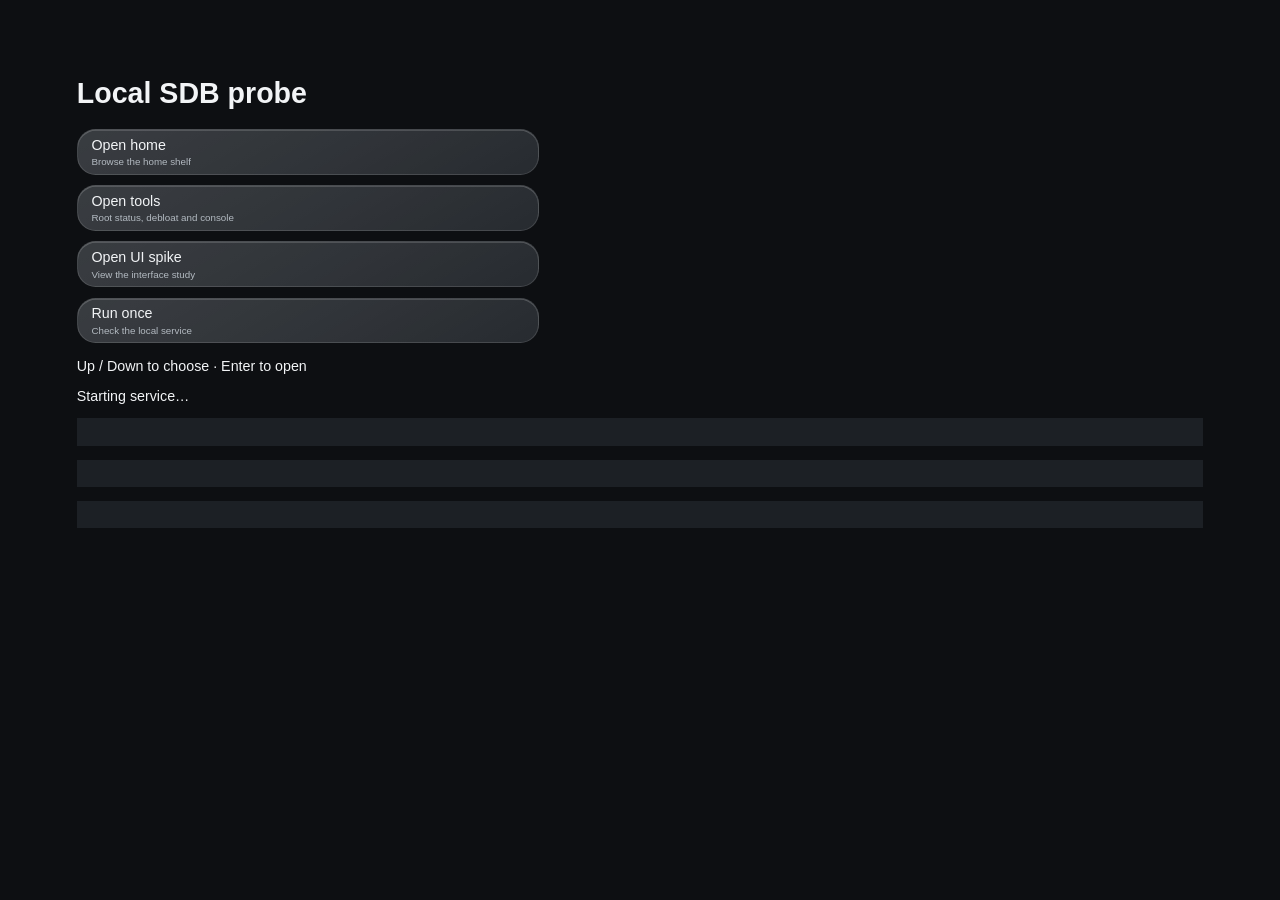
<file: exploits/tiz0wn-app/index.html>
<!doctype html>
<html lang="en" class="dark">
<head>
<meta charset="utf-8">
<meta name="viewport" content="width=device-width, initial-scale=1">
<title>Local SDB probe</title>
<link rel="stylesheet" href="ui/tokens.css">
<style>
html { font-size: calc(9px + 0.36vw);
  font-size: max(9px, min(calc(9px + 0.36vw), 22px)); }
body { background: var(--ui-flat-canvas); color: var(--ui-ink);
  font: 1.05rem var(--ui-font); margin: 6vw; }
.entries { display: flex; flex-direction: column; max-width: 34rem; }
.entries button + button { margin-top: .75rem; } /* flex gap is unsupported on Chromium 69 */
button { display: block; width: 100%; padding: .5rem 1rem;
  border: var(--ui-rim-width) solid var(--ui-rim-soft);
  border-radius: var(--ui-radius-card); color: var(--ui-ink); text-align: left;
  background: linear-gradient(150deg, var(--ui-fill-top), var(--ui-fill-mid) 55%, var(--ui-fill-bottom)), var(--ui-flat-card);
  box-shadow: inset 0 var(--ui-rim-width) 0 var(--ui-highlight);
  font: inherit; cursor: pointer; }
button small { display: block; margin-top: .25rem; color: var(--ui-secondary);
  font-size: .72rem; }
button:focus, button.current { outline: var(--ui-focus-width) solid var(--ui-accent);
  outline-offset: var(--ui-focus-offset); }
button { transition: transform var(--ui-motion-focus) var(--ui-motion-easing); }
button:focus, button.current { transform: translateY(-.25rem) scale(1.02); }
pre { background: var(--ui-flat-card); padding: 1rem; white-space: pre-wrap;
  overflow-wrap: anywhere; }
</style>
<script>
(function () {
  function applyRootScale() {
    document.documentElement.style.fontSize = Math.max(9,
      Math.min(9 + window.innerWidth * .0036, 22)) + 'px';
  }
  applyRootScale();
  window.addEventListener('resize', applyRootScale);
}());
</script>
</head>
<body>
<h1>Local SDB probe</h1>
<div class="entries">
  <button id="home" tabindex="0">Open home<small>Browse the home shelf</small></button>
  <button id="tools" tabindex="0">Open tools<small>Root status, debloat and console</small></button>
  <button id="spike" tabindex="0">Open UI spike<small>View the interface study</small></button>
  <button id="run" tabindex="0">Run once<small>Check the local service</small></button>
</div>
<p>Up / Down to choose · Enter to open</p>
<p id="status">Starting service…</p>
<p id="time"></p>
<pre id="uid"></pre>
<pre id="diagnostics"></pre>
<pre id="raw"></pre>
<script type="module">
import * as wrtService from 'wrt:service';
(function () {
var status = document.getElementById('status');
var run = document.getElementById('run');
var spikeButton = document.getElementById('spike');
var homeButton = document.getElementById('home');
var toolsButton = document.getElementById('tools');
var buttons = [homeButton, toolsButton, spikeButton, run];
var zones = {entries: buttons};
var zoneIndex = 0;
var ready = false;
var launching = false;
function registerRemoteKeys() {
var input;
try { input = window.tizen && window.tizen.tvinputdevice; } catch (ignored) { return; }
if (!input) { return; }
var keys = ['ArrowUp', 'ArrowDown', 'ArrowLeft', 'ArrowRight', 'Enter', 'Back'];
keys.forEach(function (key) {
try { input.registerKey(key); } catch (ignored) {}
});
try {
if (input.registerKeyBatch) { input.registerKeyBatch(keys); }
} catch (ignored) {}
}
function setCursor(next) {
zoneIndex = Math.max(0, Math.min(next, zones.entries.length - 1));
buttons.forEach(function (button, index) {
button.classList.toggle('current', index === zoneIndex);
});
try { zones.entries[zoneIndex].focus(); } catch (ignored) {}
}
function show(result) {
status.textContent = result.error || 'Completed';
document.getElementById('time').textContent = result.timestamp || '';
document.getElementById('uid').textContent =
typeof result.uid === 'string' && result.uid.indexOf('uid=') === 0 ? result.uid : '';
document.getElementById('diagnostics').textContent = result.error ?
'label=' + (result.label || 'unavailable') + '\n' +
'processUid=' + (result.uid === undefined ? 'unavailable' : result.uid) + '\n' +
'node=' + (result.node || 'unavailable') + '\n' +
'appId=' + (result.appId || 'unavailable') : '';
document.getElementById('raw').textContent = result.raw || '';
}
function launchError(error) {
launching = false;
var name = error && error.name && error.name !== 'Error' ? error.name + ': ' : '';
var message = error && error.message || String(error);
var code = error && error.code !== undefined ? ' (code ' + error.code + ')' : '';
status.textContent = 'Service launch failed: ' + name + message + code;
}
function launch() {
if (window.location.origin === 'http://127.0.0.1:18735') {
ready = true;
status.textContent = 'Ready';
return;
}
if (launching) { return; }
launching = true;
try {
if (!window.tizen || !tizen.application) {
throw new Error('Tizen application API unavailable');
}
var pkg = tizen.application.getCurrentApplication().appInfo.packageId;
var serviceId = pkg + '.Service';
function waitReady(tries) {
if (tries <= 0) { launchError(new Error('service not listening')); return; }
fetch('http://127.0.0.1:18735/', {cache: 'no-store'}).then(function () {
// Home stays on this packaged origin: only it gets the tizen device APIs.
var band = false;
try { band = localStorage.getItem('ui-home-band') === 'on'; } catch (ignored) {}
// The Home key's rule (.app-context.db) launches us with entry_point=smarthub_key.
try { band = band || tizen.application.getCurrentApplication().getRequestedAppControl()
.appControl.data.some(function (d) { return d.key === 'entry_point' && d.value[0] === 'smarthub_key'; }); } catch (ignored) {}
window.location.replace(band ? 'home.html#band' : 'home.html');
}, function () { setTimeout(function () { waitReady(tries - 1); }, 500); });
}
function fallbackLaunch(error) {
try {
tizen.application.launch(serviceId, function () {
waitReady(20);
}, function (launchError2) {
launchError(error || launchError2);
});
} catch (second) { launchError(error || second); }
}
var started = wrtService.startService(serviceId);
if (!started || typeof started.then !== 'function') {
fallbackLaunch(new Error('startService returned no promise'));
return;
}
started.then(function () { waitReady(20); }, fallbackLaunch);
} catch (error) {
launchError(error);
}
}
run.onclick = function () { setCursor(3); runOnce(); };
spikeButton.onclick = function () { setCursor(2); window.location.href = 'spike.html'; };
homeButton.onclick = function () {
setCursor(0);
// Home is the packaged page; return to it when it opened this probe.
if (window.history && window.history.length > 1) { window.history.back(); }
else { window.location.href = 'home.html'; }
};
toolsButton.onclick = function () { setCursor(1); window.location.href = 'tools.html'; };
buttons.forEach(function (button, index) {
button.addEventListener('focus', function () { setCursor(index); });
button.addEventListener('mouseenter', function () { setCursor(index); });
});
document.addEventListener('keydown', function (event) {
var down = event.keyCode === 40 || event.key === 'ArrowDown' ||
event.keyCode === 39 || event.key === 'ArrowRight';
var up = event.keyCode === 38 || event.key === 'ArrowUp' ||
event.keyCode === 37 || event.key === 'ArrowLeft';
if (down || up) {
event.preventDefault();
setCursor(zoneIndex + (down ? 1 : -1));
return;
}
if (event.keyCode === 13 || event.key === 'Enter') {
event.preventDefault();
zones.entries[zoneIndex].click();
}
});
function runOnce() {
if (run.disabled) { return; }
if (!ready) { launch(); return; }
run.disabled = true;
status.textContent = 'Running…';
try { fetch('http://127.0.0.1:18734/run').then(function (response) {
return response.json();
}).then(show, function (error) {
show({error: String(error), timestamp: new Date().toISOString()});
}).then(function () { run.disabled = false; }); }
catch (error) {
show({error: String(error), timestamp: new Date().toISOString()});
run.disabled = false;
}
};
registerRemoteKeys();
setCursor(0);
launch();
}());
</script>
</body>
</html>
</file>
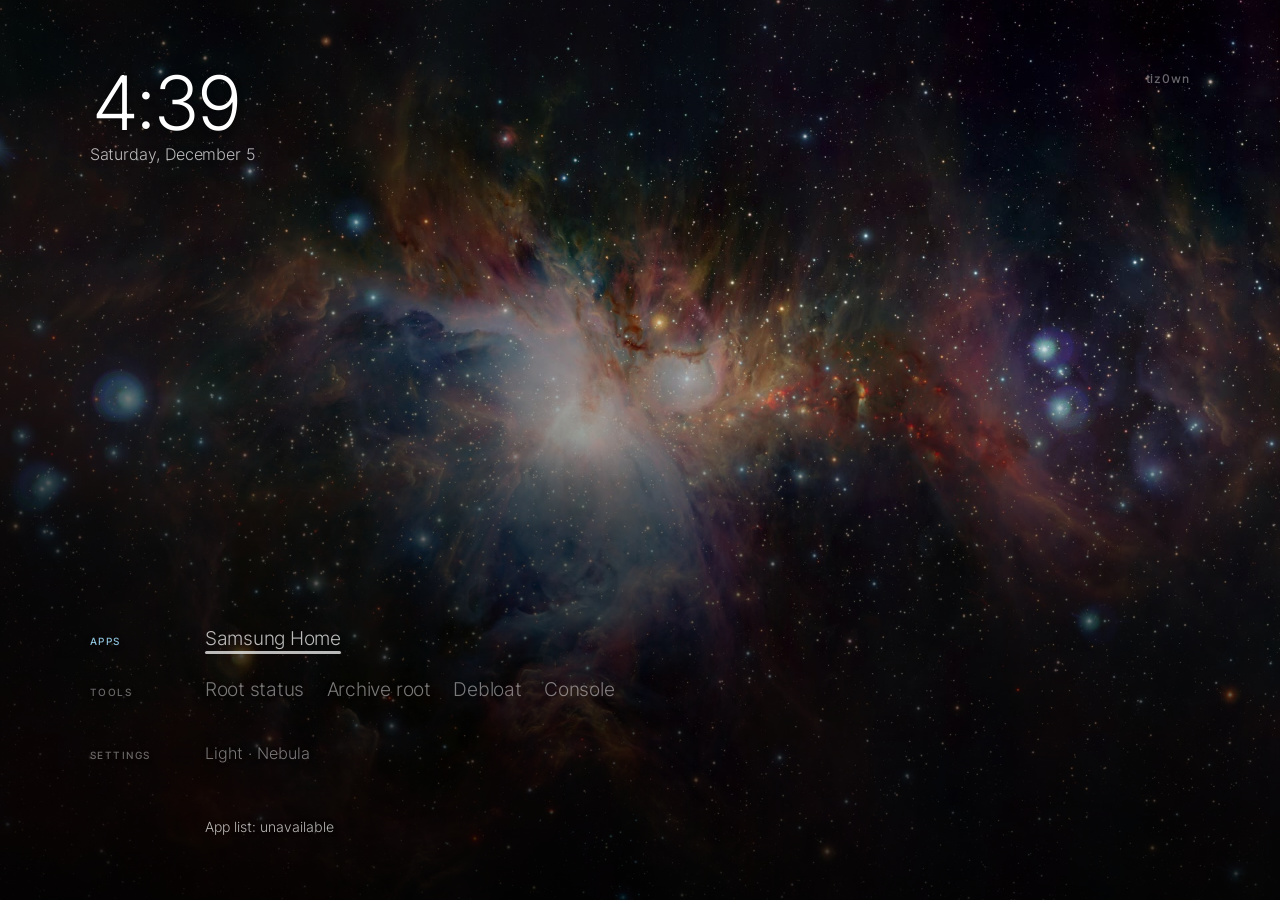
<file: exploits/tiz0wn-app/home.html>
<!doctype html>
<html lang="en">
<head>
<meta charset="utf-8">
<meta name="viewport" content="width=device-width, initial-scale=1">
<title>tiz0wn</title>
<link rel="stylesheet" href="ui/tokens.css">
<style>
/* Inter (SIL OFL 1.1, assets/inter.license), Latin subset, the two weights the system uses. */
@font-face { font-family: "Inter"; font-style: normal; font-weight: 300;
  src: url(assets/inter-300.woff2) format("woff2"); }
@font-face { font-family: "Inter"; font-style: normal; font-weight: 500;
  src: url(assets/inter-500.woff2) format("woff2"); }
* { box-sizing: border-box; }
html { font-size: calc(9px + 0.36vw);
  font-size: max(9px, min(calc(9px + 0.36vw), 22px)); }
/* The home never scrolls: a scrolled document makes the TV re-raster the photo layer. */
html, body { height: 100%; overflow: hidden; }
body { margin: 0; min-height: 100vh; color: var(--ui-ink);
  font: var(--ui-weight-light) var(--ui-type-18)/var(--ui-leading-body) var(--ui-font);
  font-kerning: normal; text-rendering: optimizeLegibility; -webkit-font-smoothing: antialiased;
  background: linear-gradient(180deg, var(--ui-canvas-top), var(--ui-canvas-bottom)); }
html.transparent, html.transparent body { background: transparent !important; }
.transparent .backdrop { display: none; }
.backdrop { position: fixed; top: 0; right: 0; bottom: 0; left: 0;
  overflow: hidden; pointer-events: none;
  /* Own compositor layer: the photo and its shading paint once, never on focus moves. */
  transform: translateZ(0);
  /* Shade the bottom (the index) and the top-left (the clock); the sky between stays open.
     1920 px copy of assets/eso1006a.jpg; the 4000 px original is too large to decode on the TV. */
  background: linear-gradient(0deg, rgba(0,0,0,.82), rgba(0,0,0,.45) 42%, rgba(0,0,0,0) 70%),
    linear-gradient(90deg, rgba(0,0,0,.5), rgba(0,0,0,0) 60%),
    linear-gradient(180deg, rgba(0,0,0,.35), rgba(0,0,0,0) 30%),
    url(assets/eso1006a-1920.jpg) center 45% / cover no-repeat, var(--ui-canvas-bottom); }
/* Everything on home is white type on the shaded photo. */
main, .overlay { color: var(--ui-clock-ink); text-shadow: 0 .0625rem .5rem rgba(0,0,0,.4); }
main { position: relative; display: flex; flex-direction: column; min-height: 100vh;
  padding: 8vh 7vw 7vh; }
/* 720p has no room for the full bottom padding plus every row. */
@media (max-height: 800px) { main { padding-bottom: 4vh; } }
/* Two columns throughout: 9vw of labels, then content. The clock spans both. */
header { display: flex; align-items: flex-start; justify-content: space-between; }
/* The date centres under the time. A line box of .82 trims the empty descender space
   below the digits, so the date sits just under them. */
.clock { text-align: center; }
.clock h1 { margin: 0; font: var(--ui-weight-light) 5.5rem/.82 var(--ui-font);
  letter-spacing: -.045em; font-variant-numeric: tabular-nums;
  /* Inter's "1" carries a wide left bearing: pull the digits back onto the 7vw edge. */
  position: relative; left: -.09em; }
.clock .subhead { margin: var(--ui-space-12) 0 0; color: var(--ui-dark-secondary);
  font: var(--ui-weight-light) 1.15rem/var(--ui-leading-body) var(--ui-font);
  letter-spacing: -.005em; }
.eyebrow, .rail-title { margin: 0; color: var(--ui-dark-secondary);
  font: var(--ui-weight-medium) .7rem/var(--ui-leading-eyebrow) var(--ui-font);
  letter-spacing: .16em; text-transform: uppercase; }
/* The wordmark is set lowercase, as the name is written. */
header .eyebrow { opacity: .55; text-transform: none; letter-spacing: .08em;
  font-size: .9rem; }
/* The index: one row per kind, all items in one light text size. Hierarchy comes from
   brightness alone: idle rows dim, the active row brighter, the focused item full white. */
.index { margin-top: auto; }
.row { display: flex; align-items: baseline; }
.row + .row { margin-top: var(--ui-space-8); }
.rail-title { flex: 0 0 9vw; opacity: .55; }
.rail-title[hidden], .rail[hidden] { display: none; }
.rail, .shelf, .controls { display: flex; flex-wrap: wrap; flex: 1; min-width: 0; }
/* Items space with a right margin: flexbox gap is unsupported on the TV's Chromium 69. */
.tile, .chip, .card, .pill, .dialog button { position: relative; flex: none; min-height: 2.75rem;
  margin: 0 1.75vw 0 0; padding: 0; border: 0; background: transparent;
  color: var(--ui-dark-ink); cursor: pointer; white-space: nowrap; text-shadow: inherit;
  /* Tracks the width more closely than rem, so eight apps keep one line at 720p too. */
  font: var(--ui-weight-light) calc(.9rem + .55vw)/2.75rem var(--ui-font); letter-spacing: -.012em;
  /* Brightness steps are instant. The Q60T showed the photo flicker on row moves
     (2026-11-07); this, together with the row class on #index, removed it. */
  opacity: .46; }
.tile span, .chip span, .card span { font: inherit; }
.at-apps #apps > *, .at-inputs #inputs > *, .at-shelf .shelf > *,
.at-controls #row-controls .pill, .dialog button { opacity: .72; }
.at-apps #apps-title, .at-inputs #inputs-title, .at-shelf .tools-title,
.at-controls #settings-title { opacity: 1; color: var(--ui-dark-accent); }
/* Focus: full white plus an underline, the same for every item. Nothing moves or resizes. */
.tile:before, .chip:before, .card:before, .pill:before, .dialog button:before {
  content: ''; position: absolute;
  left: 0; right: 0; bottom: .25rem; height: .1875rem; border-radius: .125rem;
  background: var(--ui-dark-ink); opacity: 0; }
.tile:focus, .tile.current, .chip:focus, .chip.current, .card:focus, .card.current,
.pill:focus, .pill.current, .dialog button:focus,
.dialog button.current { z-index: 3; opacity: 1; outline: none; }
.tile:focus:before, .tile.current:before, .chip:focus:before, .chip.current:before,
.card:focus:before, .card.current:before, .pill:focus:before, .pill.current:before,
.dialog button:focus:before, .dialog button.current:before { opacity: 1; }
.card.selected { opacity: 1; }
/* Settings are utility, not content: set apart, one step smaller, and folded into one
   summary line until opened. A setting shows its name, then its value a step quieter. */
#row-controls { margin-top: 3vh; }
.pill { font-size: 1.15rem; letter-spacing: 0; }
.pill[data-value]:after { content: attr(data-value); margin-left: .45em; opacity: .55; }
.controls, .settings-open #control-more { display: none; }
.settings-open .controls { display: flex; }
/* Apps show their name; a native icon, when readable, sits before it. No monogram. */
.tile i.glyph { display: none; }
.tile img.glyph { width: 1.25em; height: 1.25em; margin-right: .5em; border-radius: .25em;
  object-fit: contain; vertical-align: -.2em; }
/* A connected input gets an accent dot after its name. */
.chip.live span:after { content: ''; display: inline-block; width: .28em; height: .28em;
  margin-left: .4em; border-radius: 50%; vertical-align: .2em;
  background: var(--ui-dark-accent); }
/* Captions are read out with their item and shown once, in the caption line. */
.chip small, .card small { position: absolute; width: 1px; height: 1px; margin: 0;
  padding: 0; overflow: hidden; clip: rect(0 0 0 0); white-space: nowrap; }
.caption, .status, .diagnostics { margin: 0 0 0 9vw; overflow: hidden; white-space: nowrap;
  text-overflow: ellipsis; color: var(--ui-dark-secondary); }
.caption { min-height: 1.4em; margin-top: 2.5vh;
  font: var(--ui-weight-light) 1.15rem/var(--ui-leading-body) var(--ui-font); }
.status { font: var(--ui-weight-light) var(--ui-type-16)/var(--ui-leading-body) var(--ui-font); }
.diagnostics { margin-top: var(--ui-space-8); font: var(--ui-type-11)/1.3 var(--ui-font-diagnostic); }
.diagnostics[hidden], .overlay[hidden] { display: none; }
/* Flat mode: a dark plain canvas, since all home type is white. */
.no-glass body { background: var(--ui-dark-flat); }
.no-glass .backdrop { display: none; }
/* Home band (home.html#band): the Apps and Inputs rows over the live source; the rest is hidden. */
/* The picture behind is arbitrary (white menus, snow), so the rows sit on a near-opaque
   lower third: the scrim holds up to 30 % height and is gone by 62 %. test_wgt checks every
   band text tone against it over a white frame. The page itself stays transparent. */
html.band, html.band body { background: transparent; }
.band main { padding-top: 0;
  background: linear-gradient(0deg, var(--ui-source-scrim-bottom),
    var(--ui-source-scrim-bottom) 30%, rgba(0,0,0,0) 62%); }
.band header, .band #row-shelf, .band #row-controls { display: none; }
/* Over a live source the photo stays hidden; it returns only if there is no source. */
.band:not(.no-source) .backdrop { display: none; }
.band .rail-title { opacity: .8; }
/* Arrival: the index fades in over the picture. Opacity only, nothing moves over video. */
.band .index, .band .caption { opacity: 0;
  transition: opacity var(--ui-motion-focus) var(--ui-motion-easing); }
.band.shown .index, .band.shown .caption { opacity: 1; }
/* The quit sheet is the index's own language: a question and two text choices on a veil. */
.overlay { position: fixed; top: 0; right: 0; bottom: 0; left: 0; z-index: 5;
  display: flex; align-items: center; justify-content: center;
  background: var(--ui-dark-flat); }
.dialog { min-width: 30rem; max-width: 86vw; }
.dialog h2 { margin: 0 0 3vh; font: var(--ui-weight-light) 3.2rem/1.1 var(--ui-font);
  letter-spacing: -.03em; }
</style>
<script>
(function () {
  function applyRootScale() {
    document.documentElement.style.fontSize = Math.max(9,
      Math.min(9 + window.innerWidth * .0036, 22)) + 'px';
  }
  applyRootScale();
  window.addEventListener('resize', applyRootScale);
}());
</script>
</head>
<body>
<div class="backdrop" aria-hidden="true"></div>
<main>
  <header>
    <div class="clock">
      <h1 id="clock-time"></h1>
      <p class="subhead" id="clock-date"></p>
    </div>
    <p class="eyebrow">tiz0wn</p>
  </header>
  <div class="index" id="index">
    <div class="row" id="row-apps">
      <h2 class="rail-title" id="apps-title" hidden>Apps</h2>
      <section class="rail" id="apps" aria-labelledby="apps-title" hidden></section>
    </div>
    <div class="row" id="row-inputs">
      <h2 class="rail-title" id="inputs-title" hidden>Inputs</h2>
      <section class="rail" id="inputs" aria-labelledby="inputs-title" hidden></section>
    </div>
    <div class="row" id="row-shelf">
      <h2 class="rail-title tools-title">Tools</h2>
      <section class="shelf" id="shelf" aria-label="Tools"></section>
    </div>
    <div class="row" id="row-controls">
      <h2 class="rail-title" id="settings-title">Settings</h2>
      <button type="button" class="pill" id="control-more" aria-expanded="false"></button>
      <div class="controls" role="group" aria-labelledby="settings-title">
        <button type="button" class="pill" id="control-theme" aria-pressed="false" data-value="Light">Theme</button>
        <button type="button" class="pill" id="control-glass" aria-pressed="true" data-value="Nebula">Wallpaper</button>
        <button type="button" class="pill" id="control-background" aria-pressed="false" data-value="Off">Live TV</button>
        <button type="button" class="pill" id="control-band" aria-pressed="false" data-value="Home">Opens to</button>
        <button type="button" class="pill" id="control-diagnostics" aria-pressed="false" data-value="Off">Diagnostics</button>
        <button type="button" class="pill" id="control-probe">Probe</button>
        <button type="button" class="pill" id="control-exit">Quit</button>
      </div>
    </div>
  </div>
  <p class="caption" id="caption" aria-hidden="true"></p>
  <p class="status" id="status" aria-live="polite"></p>
  <p class="diagnostics" id="diagnostics" hidden></p>
</main>
<div class="overlay" id="overlay" hidden role="dialog" aria-modal="true" aria-labelledby="exit-title">
  <div class="dialog"><h2 id="exit-title">Quit tiz0wn?</h2>
    <button type="button" id="cancel-exit">Stay</button>
    <button type="button" id="exit">Quit</button>
  </div>
</div>
<script>
(function () {
  // Home runs on the packaged origin (the only one with tizen APIs); tools and the probe
  // need the service's loopback origin.
  var LOOPBACK = 'http://127.0.0.1:18735';
  var fixtures = [
    {id: 'root', label: 'Root status', meta: 'Root access and agent health'},
    {id: 'archive', label: 'Archive root', meta: 'Root through the signed archive'},
    {id: 'debloat', label: 'Debloat', meta: 'Disable or restore preinstalled apps'},
    {id: 'console', label: 'Console', meta: 'Run a single command as root'}
  ];
  var shelf = document.getElementById('shelf');
  var status = document.getElementById('status');
  var diagnostics = document.getElementById('diagnostics');
  var overlay = document.getElementById('overlay');
  var themeButton = document.getElementById('control-theme');
  var glassButton = document.getElementById('control-glass');
  var backgroundButton = document.getElementById('control-background');
  var diagnosticButton = document.getElementById('control-diagnostics');
  var moreButton = document.getElementById('control-more');
  var zones;
  var zoneOrder;
  var dialogFocusables;
  var currentElement;
  var zoneName = 'shelf';
  var zoneIndex = 0;
  var dialogIndex = 0;
  var moved = false;
  // Band mode is the Home-button trial surface (docs/home-band-assessment.md).
  var band = /(^|[#&])band\b/.test(window.location.hash || '');
  var bandButton = document.getElementById('control-band');
  var bandArmed = false;
  var diagnosticsOn = false;
  var lastEvent = '';
  var selectedCard = -1;
  var statusTimer;
  var beforeDialogZone = 'shelf';
  var beforeDialogIndex = 0;
  var theme = 'light';
  var glass = true;
  var transparent = false;
  var sourceSupported = false;
  var sourcePending = false;
  var sourceError = '';
  try {
    sourceSupported = !!(window.tizen && window.tizen.tvwindow &&
      typeof window.tizen.tvwindow.show === 'function');
  } catch (ignored) { sourceSupported = false; }
  function viewInfo() {
    return window.innerWidth + '×' + window.innerHeight + ' dpr=' +
      (window.devicePixelRatio || 1) + ' root=' +
      window.getComputedStyle(document.documentElement).fontSize;
  }
  function logEvent(message) {
    console.log('view: ' + viewInfo() + ' · tvwindow:' +
      (sourceSupported ? 'support' : 'no') + ' · ' + message);
  }
  function registerRemoteKeys() {
    var input;
    try { input = window.tizen && window.tizen.tvinputdevice; } catch (ignored) { return; }
    if (!input) { return; }
    var keys = ['ArrowUp', 'ArrowDown', 'ArrowLeft', 'ArrowRight', 'Enter', 'Back'];
    keys.forEach(function (key) {
      try { input.registerKey(key); } catch (ignored) {}
    });
    try {
      if (input.registerKeyBatch) { input.registerKeyBatch(keys); }
    } catch (ignored) {}
  }
  try {
    if (localStorage.getItem('ui-spike-theme') === 'dark') { theme = 'dark'; }
    if (localStorage.getItem('ui-home-glass') === 'off') { glass = false; }
    bandArmed = localStorage.getItem('ui-home-band') === 'on';
    diagnosticsOn = localStorage.getItem('ui-home-diagnostics') === 'on';
  } catch (ignored) { /* Storage can be unavailable in a packaged app. */ }
  function idleStatus() {
    // The caption already describes the focus; the full home keeps this line for messages.
    return band ? 'Choose an app or input.' : '';
  }
  function setStatus(message, transient) {
    clearTimeout(statusTimer);
    status.textContent = message;
    logEvent(message);
    if (transient) {
      statusTimer = setTimeout(function () {
        status.textContent = selectedCard < 0 ? idleStatus() :
          fixtures[selectedCard].label + ' selected.';
        logEvent(status.textContent);
      }, 2400);
    }
  }
  function focusLabel() {
    if (!currentElement) { return 'none'; }
    var label = currentElement.querySelector && currentElement.querySelector('span');
    return zoneName + ' · ' + ((label || currentElement).textContent ||
      currentElement.id || '');
  }
  function updateDiagnostics() {
    // The trial event sits early so a narrow screen does not ellipsize it away.
    diagnostics.textContent = 'view: ' + viewInfo() + ' · tvwindow:' +
      (sourceSupported ? 'support' : 'no') + ' · ' + fixtures.length +
      ' items · Focus: ' + focusLabel() + (lastEvent ? ' · ' + lastEvent : '') +
      ' · Theme: ' + theme + ' · Glass: ' + (glass ? 'On' : 'Off') +
      ' · Background: ' +
      (sourceSupported ? (transparent ? 'Source' : 'Solid') : 'unsupported') +
      (sourceError ? ' · ' + sourceError : '');
  }
  function selectCard(position) {
    var cards = shelf.querySelectorAll('.card');
    if (selectedCard >= 0) {
      cards[selectedCard].classList.remove('selected');
      cards[selectedCard].setAttribute('aria-pressed', 'false');
    }
    selectedCard = position;
    cards[position].classList.add('selected');
    cards[position].setAttribute('aria-pressed', 'true');
    setStatus('Opening ' + fixtures[position].label + '…', true);
    window.location.href = LOOPBACK + '/tools.html#' + fixtures[position].id;
  }
  // A setting keeps its name as text; the CSS shows the value after it, a step quieter.
  function setValue(button, value) { button.setAttribute('data-value', value); }
  function showDiagnostics(visible) {
    diagnostics.hidden = !visible;
    setValue(diagnosticButton, visible ? 'On' : 'Off');
    diagnosticButton.setAttribute('aria-pressed', visible ? 'true' : 'false');
  }
  function showToggles() {
    document.documentElement.classList.toggle('dark', theme === 'dark');
    document.documentElement.classList.toggle('no-glass', !glass);
    document.documentElement.classList.toggle('transparent', transparent);
    document.documentElement.classList.toggle('band', band);
    document.documentElement.classList.toggle('no-source', !sourceSupported || !!sourceError);
    setValue(bandButton, bandArmed ? 'Band' : 'Home');
    bandButton.setAttribute('aria-pressed', bandArmed ? 'true' : 'false');
    setValue(themeButton, theme === 'dark' ? 'Dark' : 'Light');
    themeButton.setAttribute('aria-pressed', theme === 'dark' ? 'true' : 'false');
    setValue(glassButton, glass ? 'Nebula' : 'Plain');
    glassButton.setAttribute('aria-pressed', glass ? 'true' : 'false');
    setValue(backgroundButton, sourceSupported ? (transparent ? 'On' : 'Off') : 'Unavailable');
    backgroundButton.setAttribute('aria-pressed', transparent ? 'true' : 'false');
    // Folded settings read as one quiet summary of the current state.
    moreButton.textContent = [theme === 'dark' ? 'Dark' : 'Light', glass ? 'Nebula' : 'Plain']
      .concat(sourceSupported ? ['Live TV ' + (transparent ? 'on' : 'off')] : []).join('  ·  ');
    backgroundButton.setAttribute('aria-disabled', sourceSupported ? 'false' : 'true');
    updateDiagnostics();
    logEvent('Theme: ' + theme + ' · Glass: ' + (glass ? 'On' : 'Off') +
      ' · Background: ' + (sourceSupported ? (transparent ? 'Source' : 'Solid') :
        'unsupported'));
  }
  function toggleTheme() {
    theme = theme === 'light' ? 'dark' : 'light';
    try { localStorage.setItem('ui-spike-theme', theme); } catch (ignored) {}
    showToggles();
  }
  function toggleGlass() {
    glass = !glass;
    try { localStorage.setItem('ui-home-glass', glass ? 'on' : 'off'); } catch (ignored) {}
    showToggles();
  }
  // Why Live TV cannot work on this page: which part of tizen.tvwindow is missing.
  function sourceReason() {
    var names = [];
    try {
      if (!window.tizen) { return 'no tizen object on ' + window.location.origin; }
      if (!window.tizen.tvwindow) {
        for (var name in window.tizen) { names.push(name); }
        return 'tizen.tvwindow missing; tizen has ' + (names.join(', ') || 'nothing');
      }
      return 'tizen.tvwindow.show is ' + typeof window.tizen.tvwindow.show;
    } catch (error) { return errorText(error); }
  }
  function toggleBackground() {
    if (!sourceSupported) {
      if (!band) { setStatus('Live TV unavailable: ' + sourceReason()); }
      return;
    }
    if (sourcePending) { return; }
    var tvWindow = window.tizen.tvwindow;
    sourcePending = true;
    sourceError = '';
    function failSource(stage, error) {
      sourcePending = false;
      transparent = false;
      sourceError = 'tvwindow ' + stage + ': ' +
        (error && (error.message || error.name) || String(error));
      showDiagnostics(true);
      showToggles();
      logEvent(sourceError);
    }
    if (transparent) {
      try {
        tvWindow.hide(function () {
          sourcePending = false;
          transparent = false;
          showToggles();
        }, function (error) { failSource('hide', error); });
      } catch (error) { failSource('hide', error); }
      return;
    }
    try {
      tvWindow.getRect(function () {
        var rect = ['0', '0', String(window.innerWidth), String(window.innerHeight)];
        try {
          tvWindow.show(function () {
            sourcePending = false;
            transparent = true;
            showToggles();
          }, function (error) { failSource('show', error); }, rect, 'MAIN', 'BEHIND');
        } catch (error) { failSource('show', error); }
      }, function (error) { failSource('getRect', error); });
    } catch (error) { failSource('getRect', error); }
  }
  function openExit() {
    beforeDialogZone = zoneName;
    beforeDialogIndex = zoneIndex;
    overlay.hidden = false;
    setDialogCursor(0);
  }
  function closeExit() {
    overlay.hidden = true;
    setCursor(beforeDialogZone, beforeDialogIndex);
  }
  function noteEvent(message) {
    lastEvent = message;
    updateDiagnostics();
    logEvent(message);
  }
  function requestedOperation() {
    try {
      var request = window.tizen.application.getCurrentApplication().getRequestedAppControl();
      if (!request || !request.appControl) { return 'none'; }
      // The data shows what the launcher passed (the Home rule's entry_point, if anything).
      return request.appControl.operation + ' ' + (request.appControl.data || []).map(function (item) {
        return item.key + '=' + (item.value || []).join('|');
      }).join(',');
    } catch (ignored) { return 'unavailable'; }
  }
  // The band fades in a beat after it is shown, so the transition actually runs.
  function arrive() {
    document.documentElement.classList.remove('shown');
    setTimeout(function () { document.documentElement.classList.add('shown'); }, 30);
  }
  function hideBand() {
    noteEvent('band hide');
    try { window.tizen.application.getCurrentApplication().hide(); }
    catch (error) { noteEvent('hide: ' + errorText(error)); leave(); }
  }
  function leave() {
    try { tizen.application.getCurrentApplication().exit(); }
    catch (ignored) { window.close(); }
  }
  fixtures.forEach(function (fixture, position) {
    var card = document.createElement('button');
    var label = document.createElement('span');
    var caption = document.createElement('small');
    card.type = 'button';
    card.className = 'card';
    card.id = 'card-' + position;
    card.setAttribute('aria-pressed', 'false');
    label.textContent = fixture.label;
    caption.textContent = fixture.meta;
    card.appendChild(label);
    card.appendChild(caption);
    card.onclick = function () {
      setCursor('shelf', position);
      selectCard(position);
    };
    shelf.appendChild(card);
  });
  zones = {
    apps: [],
    inputs: [],
    shelf: Array.prototype.slice.call(shelf.querySelectorAll('.card')),
    controls: Array.prototype.slice.call(document.querySelectorAll('.controls button'))
  };
  zoneOrder = ['apps', 'inputs', 'shelf', 'controls'];
  if (band) { zones.shelf = []; zones.controls = []; }
  dialogFocusables = [document.getElementById('cancel-exit'), document.getElementById('exit')];
  function clamp(next, length) { return Math.max(0, Math.min(next, length - 1)); }
  function markCurrent(element) {
    if (currentElement) { currentElement.classList.remove('current'); }
    currentElement = element;
    currentElement.classList.add('current');
    try { currentElement.focus({preventScroll: true}); }
    catch (ignored) { try { currentElement.focus(); } catch (ignoredAgain) {} }
  }
  function setCursor(name, next) {
    if (!zones[name].length) { return; }
    zoneName = name;
    zoneIndex = clamp(next, zones[name].length);
    markCurrent(zones[name][zoneIndex]);
    updateDiagnostics();
    updateCaption();
  }
  // One caption line describes the focused item; the active row is marked for the CSS.
  var caption = document.getElementById('caption');
  // The active-row class sits on the index, not <html>, so a row change restyles the
  // rows only and never the photo layer (the suspected flicker on the TV).
  var indexEl = document.getElementById('index');
  function updateCaption() {
    var small = currentElement.querySelector && currentElement.querySelector('small');
    caption.textContent = small ? small.textContent : '';
    zoneOrder.forEach(function (zone) {
      indexEl.classList.toggle('at-' + zone, zone === zoneName);
    });
  }
  function setDialogCursor(next) {
    dialogIndex = clamp(next, dialogFocusables.length);
    markCurrent(dialogFocusables[dialogIndex]);
  }
  function bindZone(name) {
    zones[name].forEach(function (element, position) {
      element.addEventListener('focus', function () {
        if (overlay.hidden && (zoneName !== name || zoneIndex !== position)) {
          setCursor(name, position);
        }
      });
      element.addEventListener('mouseenter', function () {
        if (overlay.hidden) { setCursor(name, position); }
      });
    });
  }
  zoneOrder.forEach(bindZone);
  // Settings stay folded into one summary line; Enter opens them in place, Back folds them.
  var settingButtons = zones.controls;
  var settingsOpen = false;
  function showSettings(open) {
    settingsOpen = open;
    document.documentElement.classList.toggle('settings-open', open);
    moreButton.setAttribute('aria-expanded', open ? 'true' : 'false');
    zones.controls = open ? settingButtons : [moreButton];
    setCursor('controls', 0);
  }
  if (!band) { zones.controls = [moreButton]; bindZone('controls'); }
  moreButton.onclick = function () { showSettings(true); };
  function errorText(error) {
    return error && (error.message || error.name) || String(error);
  }
  function call(api, method) {
    var target;
    try { target = window.tizen && window.tizen[api]; } catch (ignored) { return null; }
    return target && typeof target[method] === 'function' ? target : null;
  }
  // Fill the Apps or Inputs row once its tizen callback returns; empty rows stay hidden.
  function renderRail(name, items, build) {
    var rail = document.getElementById(name);
    var title = document.getElementById(name + '-title');
    items.forEach(function (item) {
      var tile = build(item);
      tile.type = 'button';
      if (!tile.id) { tile.id = name + '-' + zones[name].length; }
      rail.appendChild(tile);
      zones[name].push(tile);
    });
    rail.hidden = title.hidden = !items.length;
    bindZone(name);
    // Start on the first app unless the viewer has actually landed somewhere.
    if (name === 'apps' && items.length && (!moved || !currentElement)) {
      setCursor('apps', 0);
    }
  }
  function launchApp(id, label) {
    var application = call('application', 'launch');
    if (!application) { return; }
    setStatus('Opening ' + label + '…', true);
    try {
      application.launch(id, function () {}, function (error) {
        setStatus(label + ': ' + errorText(error), true);
      });
    } catch (error) { setStatus(label + ': ' + errorText(error), true); }
  }
  // App filter adapted from arn0-tv (MIT, Copyright (c) 2026 Arnaud Etienne; see NOTICE.md).
  var storeId = /^[A-Za-z0-9]{10}\.[A-Za-z0-9_-]+$/;
  var numericId = /^\d{9,13}$/;
  var preloaded = ['org.tizen.netflix-app', 'org.tizen.primevideo',
    'org.tizen.apple.apple-music', 'org.tizen.browser', 'com.samsung.tv.aria-video'];
  var noise = /service|worker|preview|promotion|plugin|launcher|test|sdk|^ep[ -]|factory|daemon|dummy|agent|e-?manual|account|adplayer|privacy|security/i;
  function isConsumer(app) {
    if (preloaded.indexOf(app.id) >= 0) { return true; }
    if (!app.show || (!storeId.test(app.id) && !numericId.test(app.id))) { return false; }
    return !noise.test(app.name + ' ' + app.id);
  }
  function appTile(app) {
    var tile = document.createElement('button');
    var glyph = document.createElement('i');
    var label = document.createElement('span');
    tile.className = 'tile';
    glyph.className = 'glyph';
    glyph.setAttribute('aria-hidden', 'true');
    label.textContent = app.label;
    tile.appendChild(glyph);
    tile.appendChild(label);
    if (app.icon) {
      // Native icon paths may not be readable from a web app; the initial stays on failure.
      var icon = new Image();
      icon.className = 'glyph';
      icon.alt = '';
      icon.onload = function () { tile.replaceChild(icon, glyph); };
      icon.src = app.icon.charAt(0) === '/' ? 'file://' + app.icon : app.icon;
    }
    tile.onclick = app.href ? function () { window.location.href = app.href; } :
      function () { launchApp(app.id, app.label); };
    return tile;
  }
  // Escape routes stay reachable even when the app list fails (assessment step 5).
  function withEscapes(items) {
    items.push({id: 'com.samsung.tv.csfs', label: 'Samsung Home', icon: ''});
    if (band) { items.push({href: 'home.html', label: 'Full home', icon: ''}); }
    renderRail('apps', items, appTile);
  }
  function loadApps() {
    var application = call('application', 'getAppsInfo');
    var self = '';
    if (!application) {
      setStatus('App list: unavailable', true);
      withEscapes([]);
      return;
    }
    try { self = application.getCurrentApplication().appInfo.id; } catch (ignored) {}
    try {
      application.getAppsInfo(function (list) {
        var seen = {};
        // An async null result must still leave the escape tiles reachable.
        if (!Array.isArray(list)) { setStatus('App list: no data', true); }
        list = Array.isArray(list) ? list : [];
        // shortcut: the first apps by name plus the escape tiles fill one 1080p row;
        // add paging or pinning if more apps matter.
        withEscapes(list.filter(function (app) {
          if (typeof app.name !== 'string' || !app.name ||
              typeof app.id !== 'string' || !app.id ||
              app.id === self || seen[app.id] || !isConsumer(app)) { return false; }
          seen[app.id] = true;
          return true;
        }).map(function (app) {
          return {id: app.id, icon: app.iconPath || '',
            label: app.name.split(/\s+[-:|–]\s+/)[0].trim() || app.name};
        }).sort(function (a, b) { return a.label.localeCompare(b.label); })
          .slice(0, band ? 6 : 7));
      }, function (error) { setStatus('App list: ' + errorText(error), true); withEscapes([]); });
    } catch (error) { setStatus('App list: ' + errorText(error), true); withEscapes([]); }
  }
  function inputTile(source) {
    var tile = document.createElement('button');
    var label = document.createElement('span');
    var meta = document.createElement('small');
    var name = 'HDMI ' + source.number;
    tile.className = 'chip' + (source.connected ? ' live' : '');
    label.textContent = name;
    meta.textContent = source.now ? 'Now playing' : source.connected ? 'Connected' : 'No signal';
    tile.appendChild(label);
    tile.appendChild(meta);
    tile.onclick = function () {
      var tvWindow = call('tvwindow', 'setSource');
      if (!tvWindow) { return; }
      setStatus('Switching to ' + name + '…', true);
      try {
        // Same default as arn0-tv: set the source, then hand the screen to the TV viewer.
        tvWindow.setSource(source.info, function () {
          launchApp('org.tizen.tv-viewer', name);
        }, function (error) { setStatus(name + ': ' + errorText(error), true); }, 'MAIN');
      } catch (error) { setStatus(name + ': ' + errorText(error), true); }
    };
    return tile;
  }
  function loadInputs() {
    var systeminfo = call('systeminfo', 'getPropertyValue');
    if (!systeminfo || !call('tvwindow', 'setSource')) { return; }
    try {
      systeminfo.getPropertyValue('VIDEOSOURCE', function (video) {
        var ports = [];
        if (!video) { setStatus('Inputs: no data', true); }
        var now = null;
        video = video || {};
        // The main window's current source marks its input "Now playing"; optional API.
        try { now = call('tvwindow', 'getSource') && window.tizen.tvwindow.getSource('MAIN'); }
        catch (ignored) { now = null; }
        [[video.connected, true], [video.disconnected, false]].forEach(function (group) {
          (group[0] || []).forEach(function (info) {
            if (info && info.type === 'HDMI') {
              ports.push({number: info.number, connected: group[1], info: info,
                now: !!now && now.type === 'HDMI' && now.number === info.number});
            }
          });
        });
        renderRail('inputs', ports.sort(function (a, b) { return a.number - b.number; }),
          inputTile);
      }, function (error) { setStatus('Inputs: ' + errorText(error), true); });
    } catch (error) { setStatus('Inputs: ' + errorText(error), true); }
  }
  var clockTime = document.getElementById('clock-time');
  var clockDate = document.getElementById('clock-date');
  function tick() {
    var now = new Date();
    clockTime.textContent = now.getHours() + ':' + ('0' + now.getMinutes()).slice(-2);
    try {
      clockDate.textContent = now.toLocaleDateString(undefined,
        {weekday: 'long', day: 'numeric', month: 'long'});
    } catch (ignored) { clockDate.textContent = now.toDateString(); }
    setTimeout(tick, (60 - now.getSeconds()) * 1000);
  }
  for (var d = 0; d < dialogFocusables.length; d++) {
    (function (position) {
      dialogFocusables[position].addEventListener('focus', function () {
        if (!overlay.hidden && dialogIndex !== position) { setDialogCursor(position); }
      });
      dialogFocusables[position].addEventListener('mouseenter', function () {
        if (!overlay.hidden) { setDialogCursor(position); }
      });
    }(d));
  }
  themeButton.onclick = toggleTheme;
  glassButton.onclick = toggleGlass;
  backgroundButton.onclick = toggleBackground;
  bandButton.onclick = function () {
    bandArmed = !bandArmed;
    try { localStorage.setItem('ui-home-band', bandArmed ? 'on' : 'off'); } catch (ignored) {}
    showToggles();
    setStatus(bandArmed ? 'The app now opens to the Home band.' :
      'The app now opens to the full home.', true);
  };
  // The Home key's rule (.app-context.db) launches us with entry_point=smarthub_key.
  function fromHomeKey() {
    try {
      var data = window.tizen.application.getCurrentApplication().getRequestedAppControl()
        .appControl.data || [];
      return data.some(function (item) {
        return item.key === 'entry_point' && (item.value || [])[0] === 'smarthub_key';
      });
    } catch (ignored) { return false; }
  }
  // Home pressed while the app runs relaunches it (tvctx-manager: "resetted"): the full home
  // turns into the band, and a press while the band is up closes it, like Samsung's band.
  var shownAt = Date.now();
  function onRelaunch(event) {
    noteEvent('relaunch (' + event.type + ') · operation ' + requestedOperation());
    if (!fromHomeKey()) { return; }
    if (!band) {
      window.location.replace('home.html#band');
      window.location.reload(); // a hash-only replace would keep this page as the full home
    } else if (document.visibilityState === 'visible' && Date.now() - shownAt > 700) {
      hideBand(); // shown before this press, so this press means "close"
    }
  }
  // Which target the 5.5 web runtime fires 'appcontrol' on is unverified: listen on both.
  window.addEventListener('appcontrol', onRelaunch);
  document.addEventListener('appcontrol', onRelaunch);
  // Trial evidence: what a Home press delivers, and whether the band comes back.
  document.addEventListener('visibilitychange', function () {
    noteEvent('visibility ' + document.visibilityState + ' · operation ' + requestedOperation());
    if (document.visibilityState === 'visible') { shownAt = Date.now(); }
    if (band && document.visibilityState === 'visible') {
      transparent = false; // The platform may drop the source window while the app is hidden.
      toggleBackground();
      setCursor('apps', 0);
      arrive();
    }
  });
  diagnosticButton.onclick = function () {
    showDiagnostics(diagnostics.hidden);
    // Persisted so the band, which has no settings row, shows the log only when asked.
    try { localStorage.setItem('ui-home-diagnostics', diagnostics.hidden ? 'off' : 'on'); }
    catch (ignored) {}
    logEvent('Diagnostics ' + (diagnostics.hidden ? 'off' : 'on'));
  };
  window.addEventListener('resize', function () {
    updateDiagnostics();
    logEvent('Viewport resized');
  });
  document.getElementById('control-exit').onclick = openExit;
  // The probe page is the old start screen; the service serves it at '/'.
  document.getElementById('control-probe').onclick = function () {
    window.location.href = LOOPBACK + '/';
  };
  document.getElementById('cancel-exit').onclick = closeExit;
  document.getElementById('exit').onclick = leave;
  document.addEventListener('keydown', function (event) {
    var key = event.key || String(event.keyCode);
    var back = key === 'Escape' || key === 'Esc' || key === 'Back' || key === 'Backspace' ||
      event.keyCode === 27 || event.keyCode === 10009;
    if (!back && !/^(Arrow|Enter$)/.test(key) &&
        [13, 37, 38, 39, 40].indexOf(event.keyCode) < 0) {
      noteEvent('key ' + key + ' code ' + event.keyCode);
    }
    if (back) {
      event.preventDefault();
      if (band && overlay.hidden) { hideBand(); }
      else if (overlay.hidden && settingsOpen) { showSettings(false); }
      else if (overlay.hidden) { openExit(); } else { closeExit(); }
      return;
    }
    if (!overlay.hidden) {
      if (key === 'ArrowLeft' || key === 'ArrowRight' || key === 'ArrowUp' ||
          key === 'ArrowDown' || event.keyCode === 37 || event.keyCode === 39 ||
          event.keyCode === 38 || event.keyCode === 40) {
        event.preventDefault();
        setDialogCursor(dialogIndex + (key === 'ArrowLeft' || key === 'ArrowUp' ||
          event.keyCode === 37 || event.keyCode === 38 ? -1 : 1));
      } else if (key === 'Enter' || event.keyCode === 13) {
        event.preventDefault(); currentElement.click();
      }
      return;
    }
    if (key === 'Enter' || event.keyCode === 13) {
      event.preventDefault(); if (currentElement) { currentElement.click(); } return;
    }
    if (key === 'ArrowLeft' || event.keyCode === 37) {
      event.preventDefault(); setCursor(zoneName, zoneIndex - 1);
    }
    if (key === 'ArrowRight' || event.keyCode === 39) {
      event.preventDefault(); setCursor(zoneName, zoneIndex + 1);
    }
    // An early key before a row exists must not suppress the first-app focus.
    if (currentElement) { moved = true; }
    if (key === 'ArrowUp' || key === 'ArrowDown' ||
        event.keyCode === 38 || event.keyCode === 40) {
      event.preventDefault();
      var down = key === 'ArrowDown' || event.keyCode === 40;
      var nextZone = zoneOrder.indexOf(zoneName);
      do { nextZone += down ? 1 : -1; }
      while (nextZone >= 0 && nextZone < zoneOrder.length && !zones[zoneOrder[nextZone]].length);
      if (nextZone >= 0 && nextZone < zoneOrder.length) {
        setCursor(zoneOrder[nextZone], zoneIndex);
      }
    }
  });
  showToggles();
  showDiagnostics(diagnosticsOn);
  registerRemoteKeys();
  if (!band) { setCursor('shelf', 0); }
  noteEvent('start · operation ' + requestedOperation() + (band ? ' · band' : ''));
  if (band) {
    setStatus(idleStatus());
    arrive();
    toggleBackground();
  }
  tick();
  loadApps();
  loadInputs();
}());
</script>
</body>
</html>
</file>
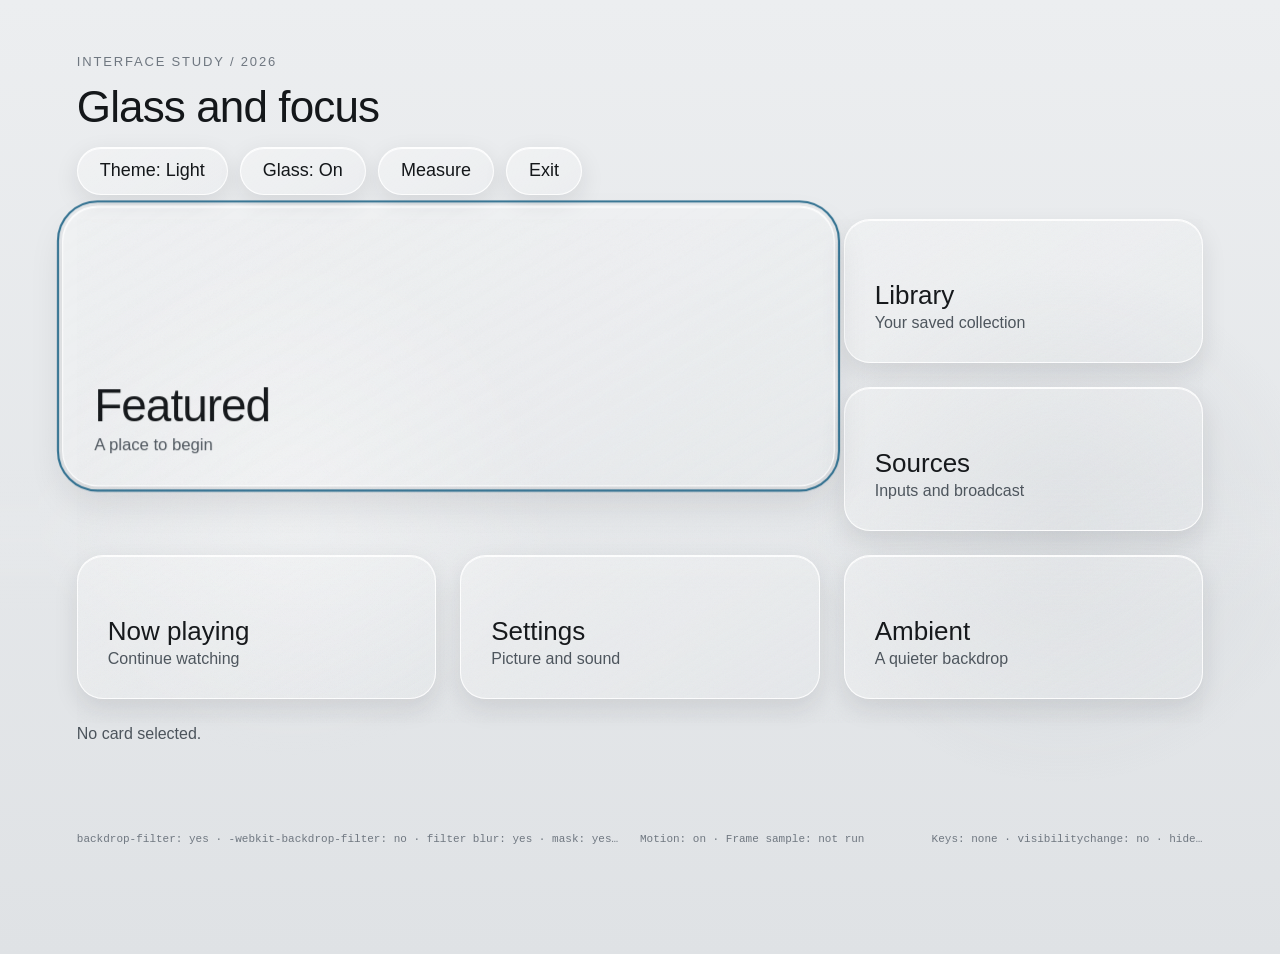
<file: exploits/tiz0wn-app/spike.html>
<!doctype html>
<html lang="en">
<head>
<meta charset="utf-8">
<meta name="viewport" content="width=device-width, initial-scale=1">
<title>UI spike</title>
<style>
* { box-sizing: border-box; }
html { min-height: 100%; }
:root { --canvas-top: #eceef0; --canvas-bottom: #dfe2e5;
  --form-one: rgba(255,255,255,.34); --form-two: rgba(185,191,197,.28);
  --glass-start: rgba(255,255,255,.30); --glass-end: rgba(246,248,250,.16);
  --glass-mid: rgba(255,255,255,.22);
  --rim: rgba(255,255,255,.9); --highlight: rgba(255,255,255,.9);
  --ink: #14171a; --secondary: #4c545c; --meta: #6f7780; --accent: #2f6f8f;
  --shadow: rgba(28,32,38,.10);
  --flat-card: #f6f7f8; --flat-canvas: #e4e6e9; --veil: rgba(28,32,38,.28); }
html.dark { --canvas-top: #0d0f12; --canvas-bottom: #16191d;
  --form-one: rgba(255,255,255,.08); --form-two: rgba(91,106,120,.22);
  --glass-start: rgba(255,255,255,.13); --glass-end: rgba(255,255,255,.05);
  --glass-mid: rgba(255,255,255,.09);
  --rim: rgba(255,255,255,.20); --highlight: rgba(255,255,255,.20);
  --ink: #f2f4f6; --secondary: #b3bac1; --meta: #858d95; --accent: #8ec3dc;
  --shadow: rgba(0,0,0,.45);
  --flat-card: #1c2025; --flat-canvas: #0d0f12; --veil: rgba(0,0,0,.45); }
body { margin: 0; min-height: 100vh; overflow: hidden; color: #14171a; color: var(--ink);
  font: 18px/1.4 -apple-system, "Segoe UI", Arial, sans-serif;
  background: #eceef0; background: linear-gradient(180deg, var(--canvas-top), var(--canvas-bottom)); }
.backdrop { position: fixed; top: 0; right: 0; bottom: 0; left: 0;
  pointer-events: none; overflow: hidden; transform: translateZ(0); }
.blob { position: absolute; border-radius: 50%; }
.blob.one { left: 3vw; top: 27vh; width: 40vw; height: 40vw;
  background: radial-gradient(ellipse, var(--form-one), transparent 72%); }
.blob.two { right: -3vw; top: 30vh; width: 40vw; height: 40vw;
  background: radial-gradient(ellipse, var(--form-two), transparent 72%); }
.band { position: absolute; left: 0; right: 0; top: 52vh; height: 16vh;
  background: linear-gradient(180deg, transparent, var(--form-one), transparent); opacity: .22; }
main { position: relative; display: flex; flex-direction: column; margin: 6vh 6vw 0; }
.eyebrow { margin: 0 0 12px; color: #6f7780; color: var(--meta); font-size: 13px; font-weight: 500;
  line-height: 1.2; letter-spacing: .14em; text-transform: uppercase; }
h1 { margin: 0; font-size: 44px; font-weight: 300; line-height: 1.12;
  letter-spacing: -.02em; }
.controls { order: 1; display: flex; margin: 16px 0 24px; }
.controls button + button { margin-left: 12px; } /* flex gap is unsupported on Chromium 69 */
.controls button { height: 48px; min-height: 44px; padding: 0 22px; border-radius: 24px;
  border: 1px solid rgba(255,255,255,.9); border-color: var(--rim);
  color: #14171a; color: var(--ink); font: 500 18px/1.3 -apple-system, "Segoe UI", Arial, sans-serif;
  background: rgba(255,255,255,.30); background: var(--glass-start);
  background: linear-gradient(150deg, var(--glass-start), var(--glass-mid) 55%, var(--glass-end));
  box-shadow: inset 0 1px 0 var(--highlight), 0 8px 24px var(--shadow); cursor: pointer; }
.controls button:focus { outline: 2px solid #2f6f8f; outline-color: var(--accent);
  outline-offset: 3px; }
.grid { position: relative; order: 2; display: grid; grid-template-columns: repeat(3, minmax(0, 1fr));
  grid-template-rows: repeat(3, 16vh); gap: 24px; padding-bottom: 24px; }
.grid::after { content: ""; position: absolute; top: 0; right: 0; bottom: 0; left: 0;
  z-index: 2; pointer-events: none; opacity: .035; background-repeat: repeat;
  background-image: url("data:image/svg+xml,%3Csvg xmlns='http://www.w3.org/2000/svg' width='64' height='64'%3E%3Cdefs%3E%3Cfilter id='n'%3E%3CfeTurbulence type='fractalNoise' baseFrequency='.7' numOctaves='2' seed='7' stitchTiles='stitch'/%3E%3C/filter%3E%3C/defs%3E%3Crect width='64' height='64' filter='url(%23n)'/%3E%3C/svg%3E"); }
.card { position: relative; display: flex; flex-direction: column; justify-content: flex-end;
  height: 16vh; padding: 30px; border-radius: 26px;
  color: #14171a; color: var(--ink); font: inherit; text-align: left; cursor: pointer;
  border: 1px solid rgba(255,255,255,.9); border-color: var(--rim);
  background: rgba(255,255,255,.30); background: var(--glass-start);
  background: linear-gradient(150deg, var(--glass-start), var(--glass-mid) 55%, var(--glass-end));
  box-shadow: inset 0 1px 0 var(--highlight), 0 10px 24px var(--shadow);
  outline: 0 solid transparent; outline-offset: 3px; }
#hero { grid-column: span 2; grid-row: span 2; height: 30vh; overflow: hidden;
  border-radius: 34px; }
.card span, .card small { position: relative; display: block; }
.card span { font-size: 26px; font-weight: 500; line-height: 1.05; }
#hero span { font-size: 44px; font-weight: 300; line-height: 1.12;
  letter-spacing: -.02em; }
.card small { margin-top: 5px; color: #4c545c; color: var(--secondary); font-size: 16px;
  font-weight: 300; line-height: 1.1; white-space: nowrap; }
.card:focus { z-index: 1; border-color: var(--rim); will-change: transform;
  outline: 2px solid #2f6f8f; outline-color: var(--accent);
  box-shadow: inset 0 1px 0 var(--highlight), 0 16px 34px var(--shadow); }
.card.selected, .card.selected:focus { border: 1px solid #2f6f8f; border-color: var(--accent); }
.status { order: 3; margin: 0; overflow: hidden; color: #4c545c; color: var(--secondary);
  font-size: 16px; line-height: 1.4; white-space: nowrap; text-overflow: ellipsis; }
@supports (transform: translateY(-6px)) {
  .card { transition: transform 200ms cubic-bezier(.22,.61,.36,1); }
  .card:focus { transform: translateY(-8px) scale(1.04); }
  .motion-off .card { transition: none; transform: none; }
}
.no-glass body { background: #e4e6e9; background: var(--flat-canvas); }
.no-glass .backdrop, .no-glass .grid::after { display: none; }
.no-glass .card { background: #f6f7f8; background: var(--flat-card); }
.no-glass .controls button { background: #f6f7f8; background: var(--flat-card); }
.bottom { position: absolute; right: 6vw; bottom: 6vh; left: 6vw; display: flex;
  overflow: hidden;
  color: #6f7780; color: var(--meta);
  font: 11px/1.3 ui-monospace, SFMono-Regular, Consolas, monospace;
  white-space: nowrap; }
.bottom p { flex: 1 1 0; min-width: 0; margin: 0; overflow: hidden;
  text-overflow: ellipsis; }
.bottom p:first-child { flex: 2 1 0; }
.bottom p + p { margin-left: 20px; } /* flex gap is unsupported on Chromium 69 */
.overlay[hidden] { display: none; }
.overlay { position: fixed; top: 0; right: 0; bottom: 0; left: 0;
  z-index: 5; display: flex; align-items: center; justify-content: center;
  background: rgba(28,32,38,.28); background: var(--veil); }
.dialog { width: 480px; max-width: calc(100vw - 12vw); padding: 40px;
  text-align: left; border: 1px solid rgba(255,255,255,.9); border-color: var(--rim);
  border-radius: 26px; background: #f6f7f8; background: var(--flat-card);
  background: linear-gradient(150deg, var(--glass-start), var(--glass-mid) 55%, var(--glass-end)), var(--flat-card);
  box-shadow: inset 0 1px 0 var(--highlight), 0 10px 24px var(--shadow); }
.dialog h2 { margin: 0 0 28px; font-size: 26px; font-weight: 500; line-height: 1.2; }
.dialog button { padding: 12px 30px; color: #14171a; color: var(--ink);
  font: 500 18px/1.3 -apple-system, "Segoe UI", Arial, sans-serif;
  background: #f6f7f8; background: var(--flat-card);
  border: 1px solid rgba(255,255,255,.9); border-color: var(--rim);
  border-radius: 14px; box-shadow: 0 8px 24px var(--shadow); }
.dialog button:focus { outline: 2px solid #2f6f8f; outline-color: var(--accent); outline-offset: 3px;
  border-color: var(--rim); }
</style>
</head>
<body>
<div class="backdrop" aria-hidden="true"><i class="blob one"></i><i class="blob two"></i><i class="band"></i></div>
<main>
<p class="eyebrow">Interface study / 2026</p>
<h1>Glass and focus</h1>
<div class="grid" id="grid">
  <button type="button" class="card" id="hero" aria-pressed="false"><span>Featured</span><small>A place to begin</small></button>
  <button type="button" class="card" aria-pressed="false"><span>Library</span><small>Your saved collection</small></button>
  <button type="button" class="card" aria-pressed="false"><span>Sources</span><small>Inputs and broadcast</small></button>
  <button type="button" class="card" aria-pressed="false"><span>Now playing</span><small>Continue watching</small></button>
  <button type="button" class="card" aria-pressed="false"><span>Settings</span><small>Picture and sound</small></button>
  <button type="button" class="card" aria-pressed="false"><span>Ambient</span><small>A quieter backdrop</small></button>
</div>
<div class="controls" id="controls" role="group" aria-label="Interface controls">
  <button type="button" id="control-theme" aria-pressed="false">Theme: Light</button>
  <button type="button" id="control-glass" aria-pressed="true">Glass: On</button>
  <button type="button" id="control-measure">Measure</button>
  <button type="button" id="control-exit">Exit</button>
</div>
<p class="status" id="status" aria-live="polite">No card selected.</p>
</main>
<div class="bottom" aria-live="polite">
  <p id="caps">Capabilities loading…</p>
  <p id="motion">Motion: on · Frame sample: not run</p>
  <p id="keys">Keys: none · visibilitychange: no · hide: no · show: no</p>
</div>
<div class="overlay" id="overlay" hidden role="dialog" aria-modal="true" aria-labelledby="exit-title">
  <div class="dialog"><h2 id="exit-title">Leave this spike?</h2><button type="button" id="cancel-exit">Cancel</button> <button type="button" id="exit">Exit</button></div>
</div>
<script>
(function () {
  var cards = document.querySelectorAll('.card');
  var controls = document.querySelectorAll('.controls button');
  var focusables = document.querySelectorAll('.card, .controls button');
  var index = 0;
  var overlay = document.getElementById('overlay');
  var exitButton = document.getElementById('exit');
  var cancelExitButton = document.getElementById('cancel-exit');
  var barExitButton = document.getElementById('control-exit');
  var themeButton = document.getElementById('control-theme');
  var glassButton = document.getElementById('control-glass');
  var status = document.getElementById('status');
  var selected = null;
  var keys = [];
  var lifecycle = {visibilitychange: false, hide: false, show: false};
  var glass = true;
  var theme = 'light';
  var motion = true;
  var sample = 'not run';
  var measuring = false;
  var leaving = false;
  var capabilities = {};
  try { if (localStorage.getItem('ui-spike-theme') === 'dark') { theme = 'dark'; } }
  catch (ignored) { /* Storage can be unavailable in a packaged app. */ }
  document.documentElement.classList.toggle('dark', theme === 'dark');
  function supports(property, value) {
    try { return !!(window.CSS && CSS.supports && CSS.supports(property, value)); }
    catch (ignored) { return false; }
  }
  function media(query) {
    try { return !!(window.matchMedia && matchMedia(query).matches); }
    catch (ignored) { return false; }
  }
  var probes = [
    ['backdrop-filter', 'backdrop-filter', 'blur(8px)'],
    ['-webkit-backdrop-filter', '-webkit-backdrop-filter', 'blur(8px)'],
    ['filter blur', 'filter', 'blur(8px)'],
    ['mask', 'mask-image', 'linear-gradient(black,transparent)'],
    ['-webkit-mask', '-webkit-mask-image', 'linear-gradient(black,transparent)'],
    ['mix-blend-mode', 'mix-blend-mode', 'screen'],
    ['custom properties', '--glass-alpha', '0.75'],
    ['conic gradient', 'background-image', 'conic-gradient(red,blue)'],
    ['radial gradient', 'background-image', 'radial-gradient(circle,white,transparent)'],
    ['will-change', 'will-change', 'transform']
  ];
  for (var p = 0; p < probes.length; p++) {
    capabilities[probes[p][0]] = supports(probes[p][1], probes[p][2]);
  }
  capabilities['prefers-reduced-motion reduce'] = media('(prefers-reduced-motion: reduce)');
  capabilities['prefers-reduced-motion no-preference'] =
    media('(prefers-reduced-motion: no-preference)');
  function showCapabilities() {
    var parts = [];
    for (var name in capabilities) {
      if (Object.prototype.hasOwnProperty.call(capabilities, name)) {
        parts.push(name + ': ' + (capabilities[name] ? 'yes' : 'no'));
      }
    }
    document.getElementById('caps').textContent = parts.join(' · ') + ' · UA: ' + navigator.userAgent;
  }
  function showKeys() {
    document.getElementById('keys').textContent = 'Keys: ' + (keys.join(', ') || 'none') +
      ' · visibilitychange: ' + (lifecycle.visibilitychange ? 'yes' : 'no') +
      ' · hide: ' + (lifecycle.hide ? 'yes' : 'no') +
      ' · show: ' + (lifecycle.show ? 'yes' : 'no');
  }
  function showMotion() {
    document.getElementById('motion').textContent = 'Motion: ' + (motion ? 'on' : 'off') +
      ' · Frame sample: ' + sample;
  }
  function focusItem(next) {
    index = (next + focusables.length) % focusables.length;
    focusables[index].focus();
  }
  function focusCard(next) {
    focusItem((next + cards.length) % cards.length);
  }
  function selectCard(card) {
    if (selected) {
      selected.classList.remove('selected');
      selected.setAttribute('aria-pressed', 'false');
      selected.querySelector('small').textContent = selected.originalMeta;
    }
    selected = selected === card ? null : card;
    if (selected) {
      selected.classList.add('selected');
      selected.setAttribute('aria-pressed', 'true');
      selected.querySelector('small').textContent = 'Selected';
    }
    status.textContent = selected ? selected.querySelector('span').textContent + ' selected.' :
      'No card selected.';
  }
  function showToggles() {
    themeButton.textContent = 'Theme: ' + (theme === 'dark' ? 'Dark' : 'Light');
    themeButton.setAttribute('aria-pressed', theme === 'dark' ? 'true' : 'false');
    glassButton.textContent = 'Glass: ' + (glass ? 'On' : 'Off');
    glassButton.setAttribute('aria-pressed', glass ? 'true' : 'false');
  }
  function setGlass(enabled) {
    glass = enabled;
    document.documentElement.classList.toggle('no-glass', !glass);
    showToggles();
  }
  function toggleTheme() {
    theme = theme === 'light' ? 'dark' : 'light';
    document.documentElement.classList.toggle('dark', theme === 'dark');
    try { localStorage.setItem('ui-spike-theme', theme); } catch (ignored) {}
    showToggles(); logEvent('theme');
  }
  function toggleGlass() {
    setGlass(!glass); logEvent('glass');
  }
  function shellQuote(value) { return "'" + value.replace(/'/g, "'\\''") + "'"; }
  function logEvent(kind, done, phase) {
    try {
      var entry = {event: kind, time: new Date().toISOString(), glass: glass,
        theme: theme,
        motion: motion, focus: index, sample: sample, keys: keys, lifecycle: lifecycle,
        capabilities: capabilities, ua: navigator.userAgent};
      if (phase) { entry.phase = phase; }
      var line = JSON.stringify(entry);
      var command = "printf '%s\\n' " + shellQuote(line) +
        ' >> /opt/usr/share/tvroot/ui-spike.log';
      var xhr = new XMLHttpRequest();
      var finished = false;
      function finish() { if (!finished) { finished = true; if (done) { done(); } } }
      xhr.open('POST', 'http:' + '//127.0.0.1:18734/cmd', true);
      xhr.timeout = 700;
      xhr.onreadystatechange = function () { if (xhr.readyState === 4) { finish(); } };
      xhr.onerror = finish;
      xhr.ontimeout = finish;
      xhr.setRequestHeader('Content-Type', 'text/plain');
      xhr.send(command);
      if (done) { setTimeout(finish, 750); }
    } catch (ignored) { if (done) { done(); } }
  }
  function percent(values, fraction) {
    return values[Math.ceil(values.length * fraction) - 1].toFixed(1);
  }
  function measure() {
    if (measuring) { return; }
    measuring = true;
    var phases = ['idle', 'focus', 'flat'];
    var results = [];
    var initialGlass = glass;
    var initialFocus = document.activeElement;
    var frame = window.requestAnimationFrame || function (callback) {
      return setTimeout(function () { callback(new Date().getTime()); }, 16);
    };
    function runPhase(number) {
      var phase = phases[number];
      var values = [];
      var previous = null;
      setGlass(phase !== 'flat');
      if (phase !== 'idle') { focusCard(0); }
      function tick(now) {
        if (previous !== null) { values.push(now - previous); }
        previous = now;
        if (values.length < 60) {
          if (phase !== 'idle') { focusCard(index + 1); }
          frame(tick);
          return;
        }
        values.sort(function (a, b) { return a - b; });
        var result = phase + ' ' + percent(values, .5) + '/' + percent(values, .95) +
          '/' + values[values.length - 1].toFixed(1);
        results.push(result);
        sample = 'phase:' + phase + ' · p50/p95/worst (ms): ' + result;
        showMotion();
        status.textContent = 'Frame sample: ' + sample;
        logEvent('measure', null, phase);
        if (number + 1 < phases.length) { runPhase(number + 1); return; }
        setGlass(initialGlass);
        if (initialFocus && initialFocus.focus) { initialFocus.focus(); }
        sample = 'p50/p95/worst (ms): ' + results.join(' · ');
        measuring = false;
        showMotion();
        status.textContent = 'Frame sample: ' + sample;
        logEvent('measure');
      }
      frame(tick);
    }
    runPhase(0);
  }
  function openExit() { overlay.hidden = false; exitButton.focus(); }
  function closeExit() { overlay.hidden = true; barExitButton.focus(); }
  function leave() {
    if (leaving) { return; }
    leaving = true;
    logEvent('exit', function () {
      try { tizen.application.getCurrentApplication().exit(); }
      catch (ignored) { window.close(); }
    });
  }
  for (var c = 0; c < cards.length; c++) {
    cards[c].originalMeta = cards[c].querySelector('small').textContent;
    cards[c].onclick = function () { this.focus(); selectCard(this); };
  }
  for (var f = 0; f < focusables.length; f++) {
    (function (position) {
      focusables[position].addEventListener('focus', function () { index = position; });
    }(f));
  }
  themeButton.onclick = function () { logEvent('control:theme'); toggleTheme(); };
  glassButton.onclick = function () { logEvent('control:glass'); toggleGlass(); };
  document.getElementById('control-measure').onclick = function () {
    logEvent('control:measure'); measure();
  };
  barExitButton.onclick = function () { logEvent('control:exit'); openExit(); };
  cancelExitButton.onclick = closeExit;
  exitButton.onclick = leave;
  document.addEventListener('keydown', function (event) {
    var key = event.key || String(event.keyCode);
    keys.push(String(key).slice(0, 40) + '/' + String(event.keyCode));
    if (keys.length > 6) { keys.shift(); }
    showKeys();
    if (key === 'Escape' || key === 'Esc' || key === 'Back' || key === 'Backspace' ||
        event.keyCode === 27 || event.keyCode === 10009) {
      event.preventDefault();
      if (overlay.hidden) { openExit(); } else { closeExit(); }
      return;
    }
    if (!overlay.hidden) {
      if (key === 'Enter' || event.keyCode === 13) {
        event.preventDefault(); document.activeElement.click();
      }
      return;
    }
    if (key === 'd' || key === 'D') {
      event.preventDefault(); toggleTheme(); return;
    }
    if (key === 'g' || key === 'G') {
      event.preventDefault(); toggleGlass(); return;
    }
    if (key === 'm' || key === 'M') { event.preventDefault(); measure(); return; }
    if (key === 'Enter' || event.keyCode === 13) {
      event.preventDefault(); document.activeElement.click(); return;
    }
    if (key === 'r' || key === 'R') {
      event.preventDefault(); motion = !motion;
      document.documentElement.classList.toggle('motion-off', !motion);
      showMotion(); return;
    }
    var delta = 0;
    if (key === 'ArrowLeft' || event.keyCode === 37) { delta = -1; }
    if (key === 'ArrowRight' || event.keyCode === 39) { delta = 1; }
    if (key === 'ArrowUp' || event.keyCode === 38) { delta = -3; }
    if (key === 'ArrowDown' || event.keyCode === 40) { delta = 3; }
    if (delta) { event.preventDefault(); focusItem(index + delta); }
  });
  document.addEventListener('visibilitychange', function () {
    lifecycle.visibilitychange = true; showKeys();
  });
  window.addEventListener('hide', function () { lifecycle.hide = true; showKeys(); });
  window.addEventListener('show', function () { lifecycle.show = true; showKeys(); });
  window.addEventListener('pagehide', function () { lifecycle.hide = true; showKeys(); });
  window.addEventListener('pageshow', function () { lifecycle.show = true; showKeys(); });
  showCapabilities(); showMotion(); showKeys(); showToggles(); focusCard(0);
}());
</script>
</body>
</html>
</file>
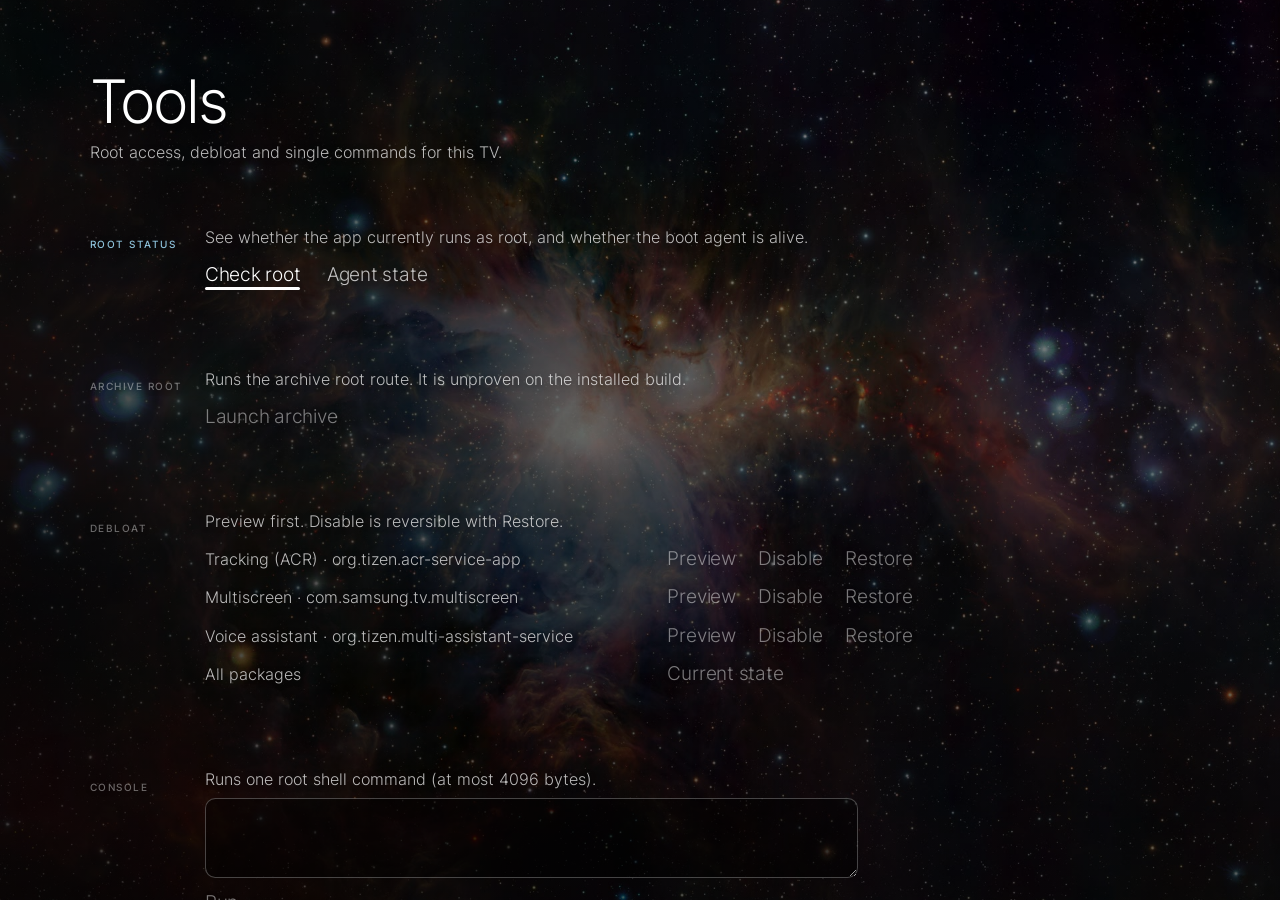
<file: exploits/tiz0wn-app/tools.html>
<!doctype html>
<html lang="en" class="dark">
<head>
<meta charset="utf-8">
<meta name="viewport" content="width=device-width, initial-scale=1">
<title>tiz0wn tools</title>
<link rel="stylesheet" href="ui/tokens.css">
<style>
/* Same language as home.html: Inter, white type on the shaded nebula, labels in a narrow
   left column, actions as text with an underline focus. See docs/ui-system.md. */
@font-face { font-family: "Inter"; font-style: normal; font-weight: 300;
  src: url(assets/inter-300.woff2) format("woff2"); }
@font-face { font-family: "Inter"; font-style: normal; font-weight: 500;
  src: url(assets/inter-500.woff2) format("woff2"); }
* { box-sizing: border-box; }
html { font-size: calc(9px + 0.36vw);
  font-size: max(9px, min(calc(9px + 0.36vw), 22px));
  /* The canvas itself is dark, so no light band shows while the page scrolls to a #tool. */
  background: var(--ui-canvas-top); }
body { margin: 0; min-height: 100vh; color: var(--ui-clock-ink);
  font: var(--ui-weight-light) var(--ui-type-18)/var(--ui-leading-body) var(--ui-font);
  font-kerning: normal; text-rendering: optimizeLegibility; -webkit-font-smoothing: antialiased;
  text-shadow: 0 .0625rem .5rem rgba(0,0,0,.4); background: transparent; }
/* The document never scrolls; `main` does. So the photo stays put when Home deep-links
   to a #tool, whatever the engine does with fixed layers on a scrolled page. */
html, body { height: 100%; overflow: hidden; }
.backdrop { position: fixed; top: 0; right: 0; bottom: 0; left: 0; z-index: 0;
  pointer-events: none;
  /* Long page over a fixed photo: shade it evenly, darker on the left where the labels sit. */
  background: linear-gradient(90deg, rgba(0,0,0,.6), rgba(0,0,0,.35) 60%),
    linear-gradient(0deg, rgba(0,0,0,.45), rgba(0,0,0,.2)),
    url(assets/eso1006a-1920.jpg) center 45% / cover no-repeat, var(--ui-canvas-bottom); }
main { position: relative; z-index: 1; height: 100%; overflow-y: auto;
  padding: 8vh 7vw 10vh; }
/* Remote focus scrolls the page; a scrollbar would only add noise on a TV. */
main::-webkit-scrollbar { width: 0; height: 0; }
h1 { margin: 0; font: var(--ui-weight-light) 4.4rem/1 var(--ui-font); letter-spacing: -.035em; }
.subhead { margin: var(--ui-space-12) 0 7vh; color: var(--ui-dark-secondary);
  font: var(--ui-weight-light) 1.15rem/var(--ui-leading-body) var(--ui-font); }
/* Each tool is a row of the index: its label in the 9vw column, content beside it. */
.card { position: relative; margin: 0 0 6vh; padding-left: 9vw; max-width: 72rem; }
.card h2 { position: absolute; top: .9rem; left: 0; width: 8.5vw; margin: 0;
  color: var(--ui-dark-secondary); opacity: .55;
  font: var(--ui-weight-medium) .7rem/var(--ui-leading-eyebrow) var(--ui-font);
  letter-spacing: .16em; text-transform: uppercase; }
.card.here h2 { opacity: 1; color: var(--ui-dark-accent); }
.card > p { margin: 0 0 var(--ui-space-8); color: var(--ui-dark-secondary); max-width: 48rem;
  font: var(--ui-weight-light) 1.15rem/var(--ui-leading-body) var(--ui-font); }
/* Actions: text, dim at rest, brighter in the active tool, white with an underline focused. */
.pill { position: relative; min-height: 2.75rem; margin: 0 1.75vw 0 0; padding: 0;
  border: 0; background: transparent; color: var(--ui-dark-ink); cursor: pointer;
  white-space: nowrap; text-shadow: inherit; opacity: .46;
  font: var(--ui-weight-light) calc(.9rem + .55vw)/2.75rem var(--ui-font); letter-spacing: -.012em; }
.card.here .pill { opacity: .72; }
.pill:before, .dialog button:before { content: ''; position: absolute; left: 0; right: 0;
  bottom: .25rem; height: .1875rem; border-radius: .125rem; background: var(--ui-dark-ink);
  opacity: 0; }
.pill:focus, .pill.current, .card.here .pill:focus, .card.here .pill.current {
  z-index: 3; opacity: 1; outline: none; }
.pill:focus:before, .pill.current:before, .dialog button:focus:before,
.dialog button.current:before { opacity: 1; }
.pill:disabled, .card.here .pill:disabled { opacity: .2; cursor: default; }
.row { display: flex; flex-wrap: wrap; align-items: baseline; }
.row .name { flex: 0 0 34rem; min-width: 0; overflow: hidden; white-space: nowrap;
  text-overflow: ellipsis; color: var(--ui-dark-secondary);
  font: var(--ui-weight-light) 1.15rem/2.75rem var(--ui-font); }
/* The console field and output read as quiet dark panels, never light boxes. */
textarea { display: block; width: 100%; max-width: 48rem; min-height: 4.5rem;
  margin: var(--ui-space-8) 0; padding: .75rem 1rem; color: var(--ui-dark-ink);
  border: var(--ui-rim-width) solid var(--ui-dark-rim); border-radius: .75rem;
  background: rgba(0,0,0,.45); font: 1rem/1.4 var(--ui-font-diagnostic); }
textarea:focus, textarea.current { outline: none; border-color: var(--ui-dark-accent); }
pre { margin: var(--ui-space-12) 0 0; padding: .75rem 1rem; max-width: 48rem; max-height: 14rem;
  overflow: auto; white-space: pre-wrap; overflow-wrap: anywhere; color: var(--ui-dark-secondary);
  border-radius: .75rem; background: rgba(0,0,0,.45); text-shadow: none;
  font: .8rem/1.45 var(--ui-font-diagnostic); }
pre:empty { display: none; }
.status { min-height: 1.4em; margin: var(--ui-space-8) 0 0; color: var(--ui-dark-secondary);
  font: var(--ui-weight-light) 1rem/var(--ui-leading-body) var(--ui-font); }
/* Confirmation: the same dark veil, question and text choices as home's quit sheet. */
.overlay { position: fixed; top: 0; right: 0; bottom: 0; left: 0; z-index: 5;
  display: flex; align-items: center; justify-content: center; background: var(--ui-dark-flat); }
.overlay[hidden] { display: none; }
.dialog { min-width: 30rem; max-width: 86vw; }
.dialog h2 { margin: 0 0 1.25rem; font: var(--ui-weight-light) 3.2rem/1.1 var(--ui-font);
  letter-spacing: -.03em; }
.dialog p { margin: 0 0 3vh; color: var(--ui-dark-secondary); max-width: 40rem;
  font: var(--ui-weight-light) 1.15rem/var(--ui-leading-body) var(--ui-font); }
.dialog button { position: relative; min-height: 2.75rem; margin: 0 1.75vw 0 0; padding: 0;
  border: 0; background: transparent; color: var(--ui-dark-ink); cursor: pointer; opacity: .72;
  text-shadow: inherit; font: var(--ui-weight-light) calc(.9rem + .55vw)/2.75rem var(--ui-font); }
.dialog button:focus, .dialog button.current { opacity: 1; outline: none; }
</style>
<script>
(function () {
  function applyRootScale() {
    document.documentElement.style.fontSize = Math.max(9,
      Math.min(9 + window.innerWidth * .0036, 22)) + 'px';
  }
  applyRootScale();
  window.addEventListener('resize', applyRootScale);
}());
</script>
</head>
<body>
<div class="backdrop" aria-hidden="true"></div>
<main>
  <h1>Tools</h1>
  <p class="subhead">Root access, debloat and single commands for this TV.</p>

  <section class="card" id="root">
    <h2>Root status</h2>
    <p>See whether the app currently runs as root, and whether the boot agent is alive.</p>
    <button type="button" class="pill act" id="check-root">Check root</button>
    <button type="button" class="pill act" id="check-state">Agent state</button>
    <p class="status" id="root-status" aria-live="polite"></p>
    <pre id="root-log"></pre>
  </section>

  <section class="card" id="archive">
    <h2>Archive root</h2>
    <p>Runs the archive root route. It is unproven on the installed build.</p>
    <button type="button" class="pill act" id="launch-archive">Launch archive</button>
    <p class="status" id="archive-status" aria-live="polite"></p>
    <pre id="archive-out"></pre>
  </section>

  <section class="card" id="debloat">
    <h2>Debloat</h2>
    <p>Preview first. Disable is reversible with Restore.</p>
    <div id="debloat-rows"></div>
    <div class="row"><span class="name">All packages</span>
      <button type="button" class="pill act" id="pkg-list">Current state</button></div>
    <p class="status" id="debloat-status" aria-live="polite"></p>
    <pre id="debloat-out"></pre>
  </section>

  <section class="card" id="console">
    <h2>Console</h2>
    <p>Runs one root shell command (at most 4096 bytes).</p>
    <textarea id="cmd" rows="3" spellcheck="false" aria-label="Command"></textarea>
    <div class="row"><button type="button" class="pill act" id="run-cmd">Run</button></div>
    <p class="status" id="console-status" aria-live="polite"></p>
    <pre id="console-out"></pre>
  </section>
</main>
<div class="overlay" id="overlay" hidden role="dialog" aria-modal="true" aria-labelledby="confirm-title">
  <div class="dialog"><h2 id="confirm-title"></h2><p id="confirm-text"></p>
    <button type="button" id="confirm-cancel">Cancel</button>
    <button type="button" id="confirm-ok">Continue</button>
  </div>
</div>
<script>
(function () {
  // Desktop proxy serves page and API on one http origin (not :18735); call it same-origin.
  // The TV service page (:18735) and the packaged widget:// page both reach the service at :18734.
  var API = (location.protocol === 'http:' && location.port !== '18735') ?
    '' : 'http://127.0.0.1:18734';
  var PKGSTATE = '/opt/usr/share/tvroot/pkgstate';
  var GROUPS = [
    {name: 'Tracking (ACR)', id: 'org.tizen.acr-service-app'},
    {name: 'Multiscreen', id: 'com.samsung.tv.multiscreen'},
    {name: 'Voice assistant', id: 'org.tizen.multi-assistant-service'}
  ];
  var overlay = document.getElementById('overlay');
  var confirmOk = document.getElementById('confirm-ok');
  var confirmCancel = document.getElementById('confirm-cancel');
  var actions = [];
  var focusables;
  var current = 0;
  var busy = false;
  var onConfirm = null;
  var dialogIndex = 0;
  var beforeDialog = 0;
  function el(id) { return document.getElementById(id); }
  function setBusy(value) {
    busy = value;
    actions.forEach(function (button) { button.disabled = value; });
  }
  // One request at a time; the service answers 409 otherwise.
  function request(method, path, body, done) {
    var xhr = new XMLHttpRequest();
    if (busy) { return; }
    setBusy(true);
    xhr.open(method, API + path, true);
    xhr.timeout = 70000;
    if (body !== null) { xhr.setRequestHeader('Content-Type', 'text/plain'); }
    function finish(error, data) { setBusy(false); done(error, data); }
    xhr.onload = function () {
      var data;
      try { data = JSON.parse(xhr.responseText); } catch (ignored) { data = null; }
      if (xhr.status !== 200 || !data) {
        finish((data && data.error) || ('HTTP ' + xhr.status), data);
      } else { finish(null, data); }
    };
    xhr.onerror = function () { finish('Request failed', null); };
    xhr.ontimeout = function () { finish('Request timed out', null); };
    xhr.send(body);
  }
  function runCmd(command, statusId, outId) {
    el(statusId).textContent = 'Running…';
    el(outId).textContent = '';
    request('POST', '/cmd', command, function (error, data) {
      if (error) { el(statusId).textContent = error; return; }
      el(statusId).textContent = 'rc=' + data.rc;
      el(outId).textContent = String(data.out).slice(0, 16384);
    });
  }
  function pkg(args) {
    return '[ -f ' + PKGSTATE + " ] || { echo 'pkgstate not installed'; exit 127; }\n" +
      'sh -c "$(cat ' + PKGSTATE + ')" pkgstate ' + args;
  }
  function ask(title, text, callback) {
    beforeDialog = current;
    el('confirm-title').textContent = title;
    el('confirm-text').textContent = text;
    onConfirm = callback;
    overlay.hidden = false;
    setDialog(0);
  }
  function closeDialog() {
    overlay.hidden = true;
    onConfirm = null;
    setCursor(beforeDialog);
  }
  function setDialog(next) {
    dialogIndex = Math.max(0, Math.min(next, 1));
    [confirmCancel, confirmOk][dialogIndex].focus();
  }
  confirmCancel.onclick = closeDialog;
  confirmOk.onclick = function () {
    var callback = onConfirm;
    closeDialog();
    if (callback) { callback(); }
  };
  function addButton(parent, label, handler) {
    var button = document.createElement('button');
    button.type = 'button';
    button.className = 'pill act';
    button.textContent = label;
    button.onclick = handler;
    parent.appendChild(button);
    return button;
  }
  el('check-root').onclick = function () {
    el('root-status').textContent = 'Checking…';
    request('GET', '/run', null, function (error, data) {
      if (error) { el('root-status').textContent = 'Root: unknown (' + error + ')'; return; }
      el('root-status').textContent = (/^uid=0[( ]/.test(data.uid) ? 'Root: yes' : 'Root: no') +
        ' · ' + data.uid;
    });
  };
  el('check-state').onclick = function () {
    el('root-status').textContent = 'Reading state…';
    request('GET', '/state', null, function (error, data) {
      if (error) { el('root-status').textContent = error; return; }
      el('root-status').textContent = 'Agent alive: ' + (data.agentAlive ? 'yes' : 'no') +
        ' · Boot rule loaded: ' + (data.bootRuleLoaded ? 'yes' : 'no') +
        ' · Agent pid: ' + (data.agentPid || 'none');
      el('root-log').textContent = String(data.serviceLog || '');
    });
  };
  el('launch-archive').onclick = function () {
    ask('Launch archive root?', 'This is unproven on the installed build and may do nothing ' +
      'or fail. Continue?', function () {
      el('archive-status').textContent = 'Running…';
      el('archive-out').textContent = '';
      request('GET', '/root', null, function (error, data) {
        if (error) { el('archive-status').textContent = error; return; }
        // /root has no rc field; the launcher reply carries the outcome. Surface a trailing
        // rc=N from the reply when present, else just report that it was launched.
        var reply = data.reply !== undefined ? String(data.reply) : JSON.stringify(data, null, 2);
        var rc = /(?:^|\n)rc=(\d+)\s*$/.exec(reply);
        el('archive-status').textContent = rc ? 'rc=' + rc[1] : 'Launched';
        el('archive-out').textContent = reply.slice(0, 16384);
      });
    });
  };
  GROUPS.forEach(function (group) {
    var row = document.createElement('div');
    var name = document.createElement('span');
    row.className = 'row';
    name.className = 'name';
    name.textContent = group.name + ' · ' + group.id;
    row.appendChild(name);
    addButton(row, 'Preview', function () {
      runCmd(pkg('plan disable ' + group.id), 'debloat-status', 'debloat-out');
    });
    addButton(row, 'Disable', function () {
      ask('Disable ' + group.name + '?', 'Disables ' + group.id + '. Restore re-enables it.',
        function () { runCmd(pkg('disable ' + group.id), 'debloat-status', 'debloat-out'); });
    });
    addButton(row, 'Restore', function () {
      runCmd(pkg('enable ' + group.id), 'debloat-status', 'debloat-out');
    });
    el('debloat-rows').appendChild(row);
  });
  el('pkg-list').onclick = function () {
    runCmd(pkg('list'), 'debloat-status', 'debloat-out');
  };
  el('run-cmd').onclick = function () {
    var text = el('cmd').value;
    if (!text.replace(/\s+/g, '')) { el('console-status').textContent = 'Enter a command.'; return; }
    runCmd(text, 'console-status', 'console-out');
  };

  actions = Array.prototype.slice.call(document.querySelectorAll('.act'));
  focusables = Array.prototype.slice.call(document.querySelectorAll('.act, textarea'));
  function setCursor(next) {
    current = Math.max(0, Math.min(next, focusables.length - 1));
    focusables.forEach(function (item, index) {
      item.classList.toggle('current', index === current);
    });
    try { focusables[current].focus(); } catch (ignored) {}
    Array.prototype.forEach.call(document.querySelectorAll('.card'), function (card) {
      card.classList.toggle('here', card.contains(focusables[current]));
    });
  }
  // Rows for the remote: items sharing a parent (a tool's actions, one debloat line) form a
  // row. Left/Right move within it, Up/Down move between rows and keep the column.
  var rows = [];
  focusables.forEach(function (item) {
    var last = rows[rows.length - 1];
    if (last && last[0].parentNode === item.parentNode) { last.push(item); }
    else { rows.push([item]); }
  });
  function move(vertical, forward) {
    var item = focusables[current];
    var row = 0;
    while (rows[row].indexOf(item) < 0) { row += 1; }
    var column = rows[row].indexOf(item);
    if (vertical) {
      row = Math.max(0, Math.min(row + (forward ? 1 : -1), rows.length - 1));
      column = Math.min(column, rows[row].length - 1);
    } else {
      column = Math.max(0, Math.min(column + (forward ? 1 : -1), rows[row].length - 1));
    }
    setCursor(focusables.indexOf(rows[row][column]));
  }
  focusables.forEach(function (item, index) {
    item.addEventListener('focus', function () {
      if (overlay.hidden && current !== index) { setCursor(index); }
    });
    item.addEventListener('mouseenter', function () { if (overlay.hidden) { setCursor(index); } });
  });
  function registerRemoteKeys() {
    var input;
    try { input = window.tizen && window.tizen.tvinputdevice; } catch (ignored) { return; }
    if (!input) { return; }
    var keys = ['ArrowUp', 'ArrowDown', 'ArrowLeft', 'ArrowRight', 'Enter', 'Back'];
    keys.forEach(function (key) {
      try { input.registerKey(key); } catch (ignored) {}
    });
    try {
      if (input.registerKeyBatch) { input.registerKeyBatch(keys); }
    } catch (ignored) {}
  }
  document.addEventListener('keydown', function (event) {
    var code = event.keyCode;
    var key = event.key || String(code);
    var up = key === 'ArrowUp' || key === 'ArrowLeft' || code === 38 || code === 37;
    var down = key === 'ArrowDown' || key === 'ArrowRight' || code === 40 || code === 39;
    var enter = key === 'Enter' || code === 13;
    var back = key === 'Escape' || key === 'Back' || code === 27 || code === 10009;
    var typing = document.activeElement === el('cmd');
    if (back) {
      event.preventDefault();
      if (!overlay.hidden) { closeDialog(); } else { history.back(); }
      return;
    }
    if (!overlay.hidden) {
      if (up || down) { event.preventDefault(); setDialog(dialogIndex + (down ? 1 : -1)); }
      else if (enter) { event.preventDefault(); [confirmCancel, confirmOk][dialogIndex].click(); }
      return;
    }
    // In the textarea only Up/Down leave it, so Left/Right and Enter still edit.
    if (typing && !(key === 'ArrowUp' || key === 'ArrowDown' || code === 38 || code === 40)) { return; }
    if (up || down) {
      event.preventDefault();
      move(key === 'ArrowUp' || key === 'ArrowDown' || code === 38 || code === 40, down);
    } else if (enter) { event.preventDefault(); focusables[current].click(); }
  });
  registerRemoteKeys();
  var start = 0;
  var target = el(location.hash.replace('#', ''));
  if (target) {
    start = focusables.indexOf(target.querySelector('.act, textarea'));
    if (start < 0) { start = 0; }
  }
  setCursor(start);
}());
</script>
</body>
</html>
</file>
<file: exploits/tiz0wn-app/ui/tokens.css>
:root {
  --ui-canvas-top: #eceef0;
  --ui-canvas-bottom: #dfe2e5;
  --ui-form-one: rgba(255,255,255,.34);
  --ui-form-two: rgba(185,191,197,.28);
  --ui-fill-top: rgba(255,255,255,.30);
  --ui-fill-bottom: rgba(246,248,250,.16);
  --ui-rim: rgba(255,255,255,.9);
  --ui-rim-soft: rgba(255,255,255,.55);
  --ui-fill-mid: rgba(255,255,255,.22);
  --ui-highlight: rgba(255,255,255,.9);
  --ui-ink: #14171a;
  --ui-clock-ink: #ffffff;
  --ui-dark-base: rgba(0,0,0,.58);
  --ui-dark-gloss: rgba(255,255,255,.10);
  --ui-dark-rim: rgba(255,255,255,.26);
  --ui-dark-ink: #ffffff;
  --ui-dark-secondary: rgba(255,255,255,.72);
  --ui-dark-accent: #8ec3dc;
  --ui-dark-flat: rgba(0,0,0,.80);
  --ui-secondary: #4c545c;
  --ui-meta: #6f7780;
  --ui-accent: #2f6f8f;
  --ui-shadow: rgba(28,32,38,.10);
  --ui-flat-card: #f6f7f8;
  --ui-flat-canvas: #e4e6e9;
  --ui-veil: rgba(28,32,38,.28);
  --ui-source-scrim-bottom: rgba(0,0,0,.9);
  --ui-glass-base: rgba(246,248,250,.42);

  --ui-font: "Inter", -apple-system, "Segoe UI", Arial, sans-serif;
  --ui-font-diagnostic: ui-monospace, SFMono-Regular, Consolas, monospace;
  --ui-type-44: 2.2rem;
  --ui-type-26: 1.35rem;
  --ui-type-18: 1.05rem;
  --ui-type-16: 1.05rem;
  --ui-type-13: .72rem;
  --ui-type-11: .72rem;
  --ui-weight-light: 300;
  --ui-weight-medium: 500;
  --ui-tracking-tight: -.02em;
  --ui-tracking-wide: .14em;
  --ui-leading-display: 1.12;
  --ui-leading-body: 1.4;
  --ui-leading-title: 1.05;
  --ui-leading-eyebrow: 1.2;
  --ui-leading-control: 1.3;
  --ui-leading-caption: 1.1;

  --ui-space-4: .25rem;
  --ui-space-8: .5rem;
  --ui-space-12: .75rem;
  --ui-space-16: 1rem;
  --ui-space-24: 1.125rem;
  --ui-space-30: 1.375rem;
  --ui-space-44: 2.0625rem;
  --ui-margin-block: 6vh;
  --ui-margin-inline: 6vw;

  --ui-radius-card: 1.375rem;
  --ui-radius-hero: 1.75rem;
  --ui-radius-pill: 1.125rem;
  --ui-radius-confirm-action: .875rem;
  --ui-rim-width: .0625rem;
  --ui-focus-offset: .1875rem;
  --ui-focus-width: .125rem;
  --ui-elevation-rest: 0 .625rem 1.5rem var(--ui-shadow);
  --ui-elevation-focus: 0 1rem 2.125rem var(--ui-shadow);
  --ui-elevation-control: inset 0 .0625rem 0 var(--ui-highlight), 0 .5rem 1.5rem var(--ui-shadow);
  --ui-grain-opacity: .035;

  --ui-motion-focus: 200ms;
  --ui-motion-240: 240ms;
  --ui-motion-easing: cubic-bezier(.22,.61,.36,1);
}

.dark {
  --ui-canvas-top: #0d0f12;
  --ui-canvas-bottom: #16191d;
  --ui-form-one: rgba(255,255,255,.08);
  --ui-form-two: rgba(91,106,120,.22);
  --ui-fill-top: rgba(255,255,255,.13);
  --ui-fill-bottom: rgba(255,255,255,.05);
  --ui-rim: rgba(255,255,255,.20);
  --ui-rim-soft: rgba(255,255,255,.12);
  --ui-fill-mid: rgba(255,255,255,.09);
  --ui-highlight: rgba(255,255,255,.20);
  --ui-ink: #f2f4f6;
  --ui-clock-ink: #ffffff;
  --ui-dark-base: rgba(0,0,0,.58);
  --ui-dark-gloss: rgba(255,255,255,.10);
  --ui-dark-rim: rgba(255,255,255,.26);
  --ui-dark-ink: #ffffff;
  --ui-dark-secondary: rgba(255,255,255,.72);
  --ui-dark-accent: #8ec3dc;
  --ui-dark-flat: rgba(0,0,0,.80);
  --ui-secondary: #b3bac1;
  --ui-meta: #858d95;
  --ui-accent: #8ec3dc;
  --ui-shadow: rgba(0,0,0,.45);
  --ui-flat-card: #1c2025;
  --ui-flat-canvas: #0d0f12;
  --ui-veil: rgba(0,0,0,.45);
  --ui-source-scrim-bottom: rgba(0,0,0,.9);
  --ui-glass-base: rgba(13,15,18,.50);

  --ui-font: "Inter", -apple-system, "Segoe UI", Arial, sans-serif;
  --ui-font-diagnostic: ui-monospace, SFMono-Regular, Consolas, monospace;
  --ui-type-44: 2.2rem;
  --ui-type-26: 1.35rem;
  --ui-type-18: 1.05rem;
  --ui-type-16: 1.05rem;
  --ui-type-13: .72rem;
  --ui-type-11: .72rem;
  --ui-weight-light: 300;
  --ui-weight-medium: 500;
  --ui-tracking-tight: -.02em;
  --ui-tracking-wide: .14em;
  --ui-leading-display: 1.12;
  --ui-leading-body: 1.4;
  --ui-leading-title: 1.05;
  --ui-leading-eyebrow: 1.2;
  --ui-leading-control: 1.3;
  --ui-leading-caption: 1.1;

  --ui-space-4: .25rem;
  --ui-space-8: .5rem;
  --ui-space-12: .75rem;
  --ui-space-16: 1rem;
  --ui-space-24: 1.125rem;
  --ui-space-30: 1.375rem;
  --ui-space-44: 2.0625rem;
  --ui-margin-block: 6vh;
  --ui-margin-inline: 6vw;

  --ui-radius-card: 1.375rem;
  --ui-radius-hero: 1.75rem;
  --ui-radius-pill: 1.125rem;
  --ui-radius-confirm-action: .875rem;
  --ui-rim-width: .0625rem;
  --ui-focus-offset: .1875rem;
  --ui-focus-width: .125rem;
  --ui-elevation-rest: 0 .625rem 1.5rem var(--ui-shadow);
  --ui-elevation-focus: 0 1rem 2.125rem var(--ui-shadow);
  --ui-elevation-control: inset 0 .0625rem 0 var(--ui-highlight), 0 .5rem 1.5rem var(--ui-shadow);
  --ui-grain-opacity: .035;

  --ui-motion-focus: 200ms;
  --ui-motion-240: 240ms;
  --ui-motion-easing: cubic-bezier(.22,.61,.36,1);
}
</file>
